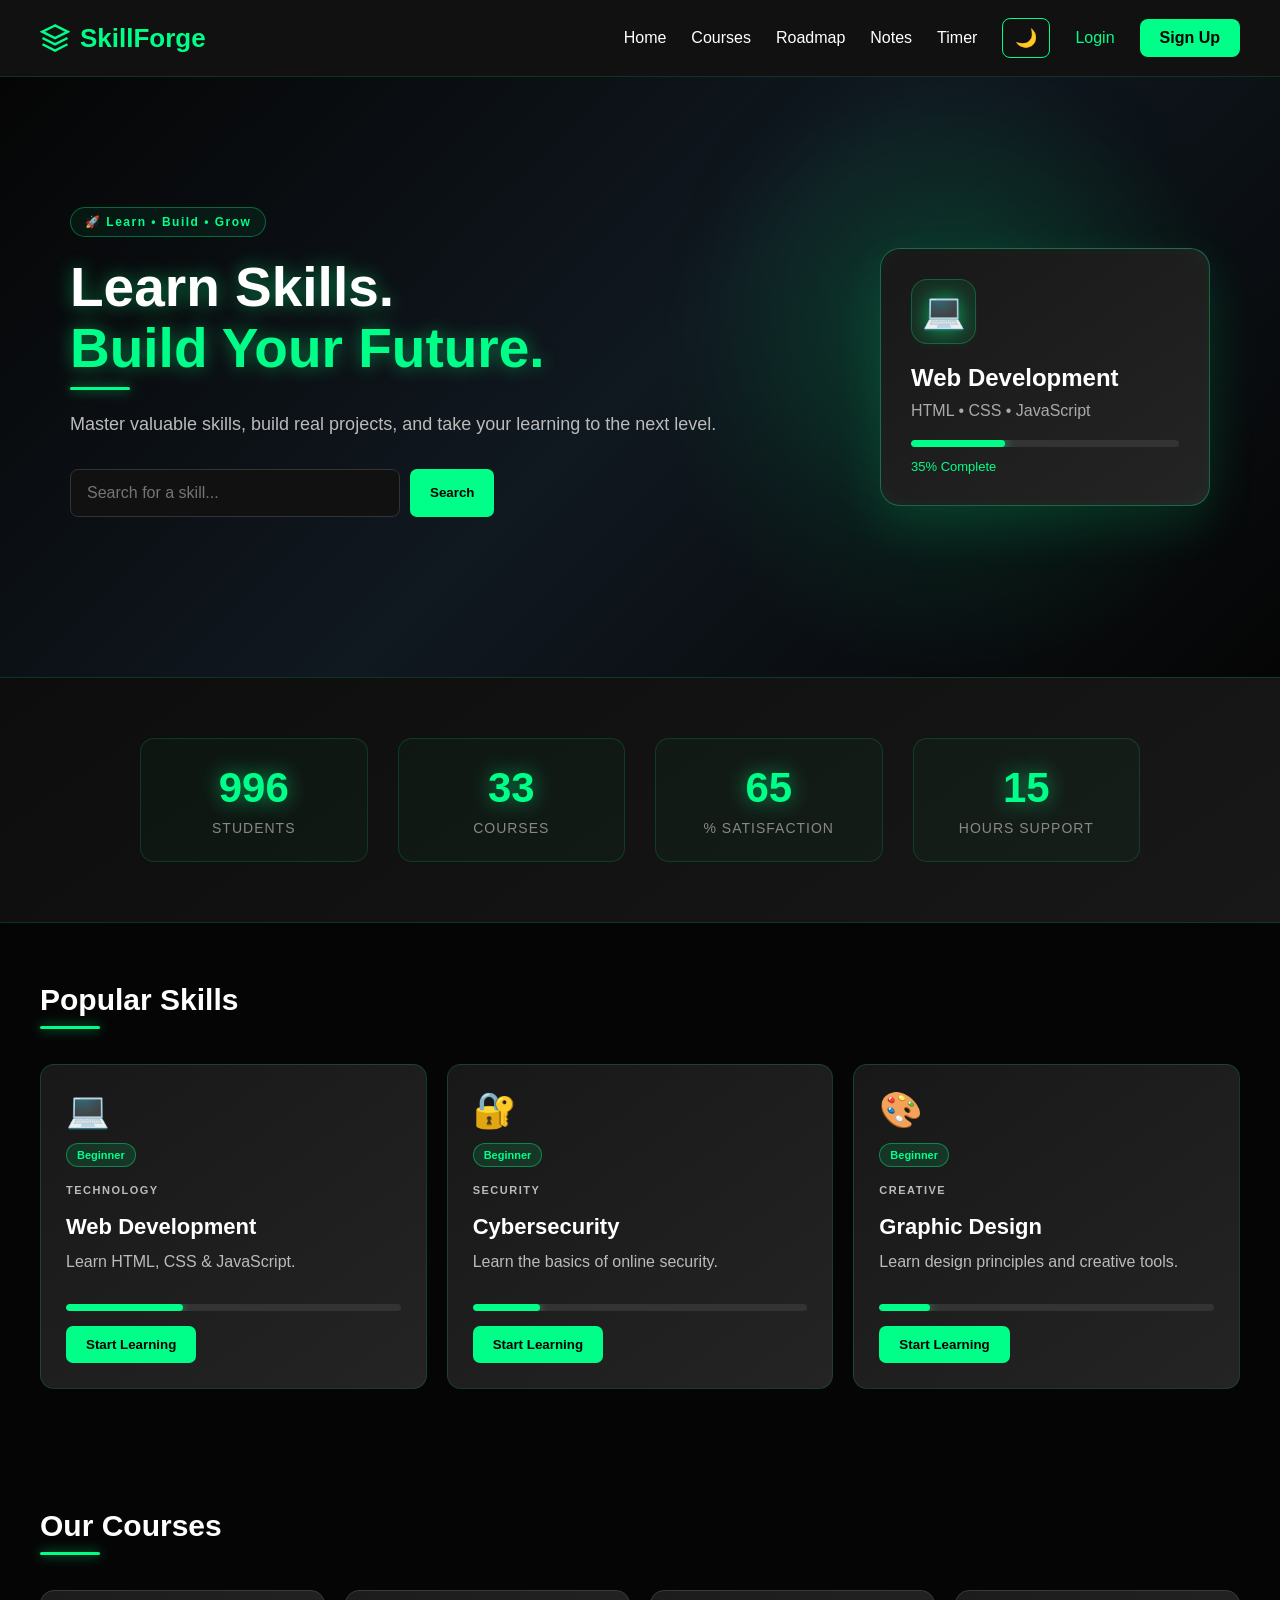
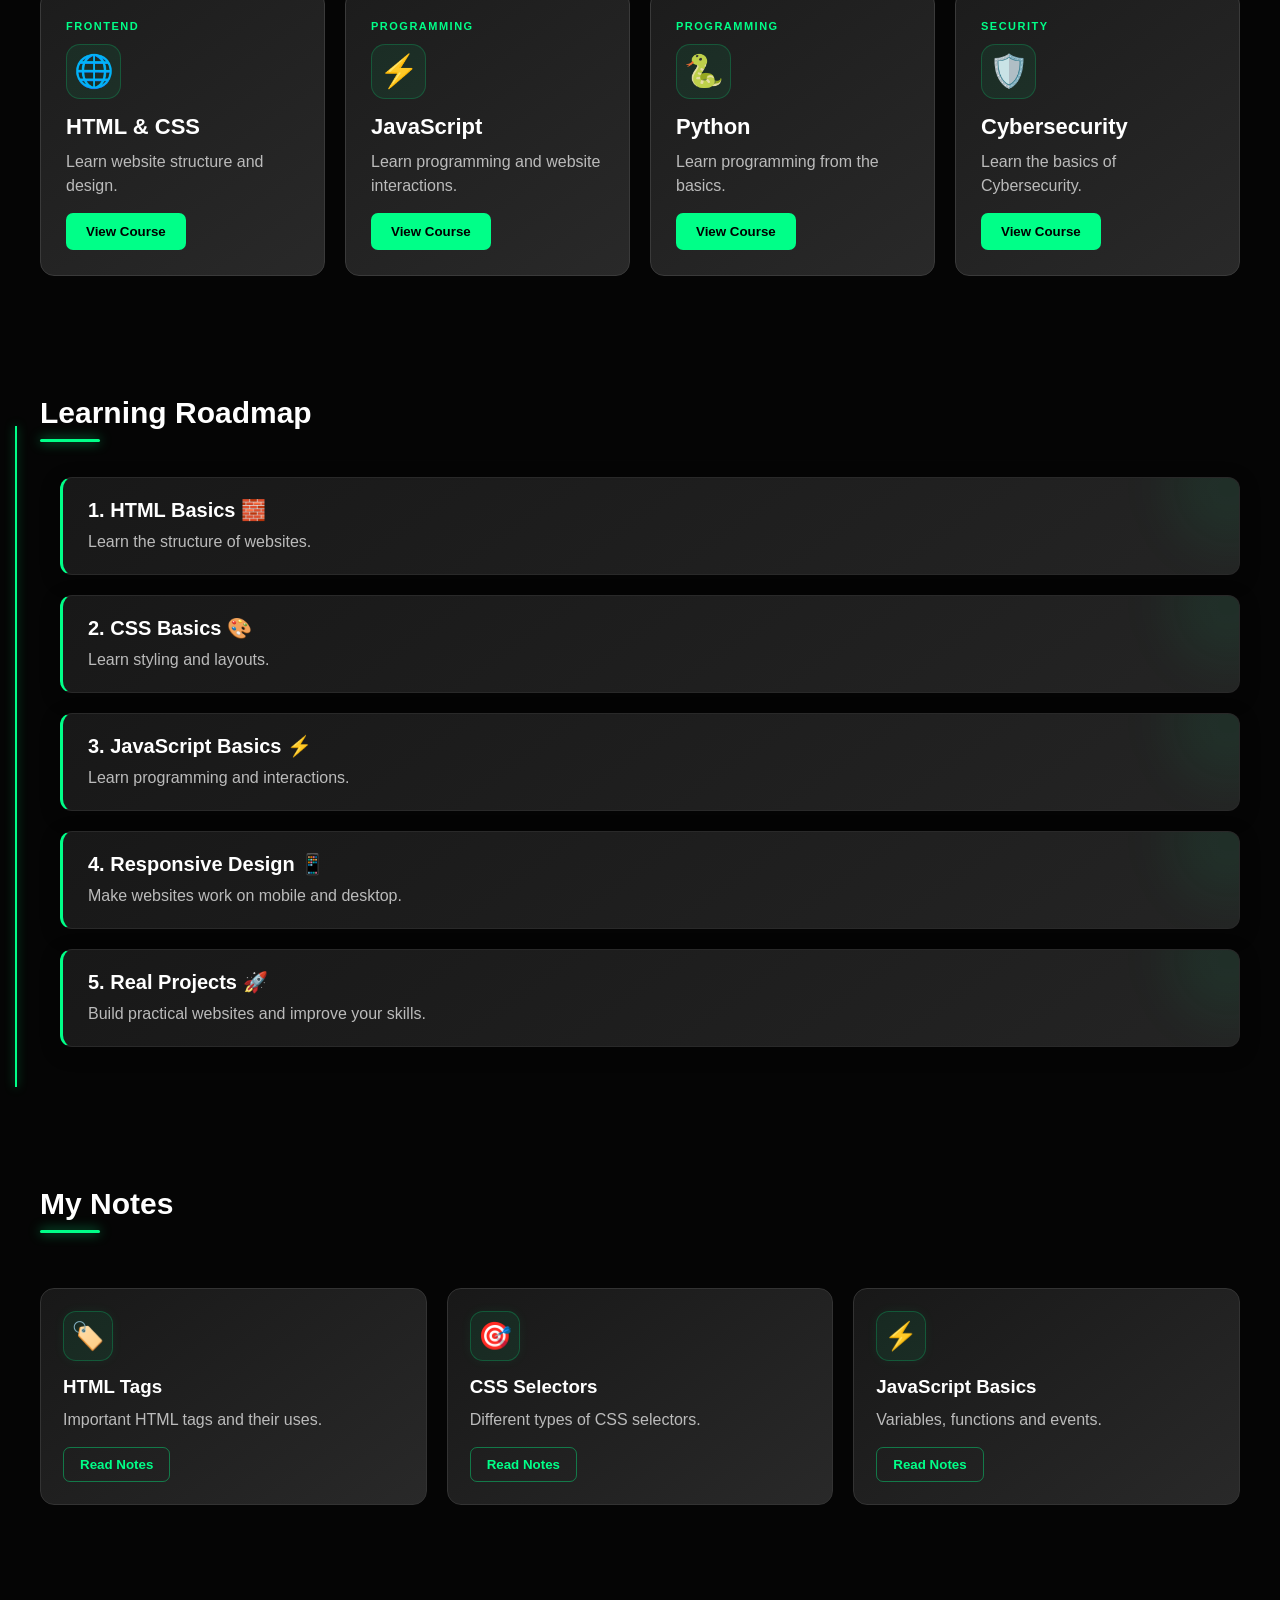
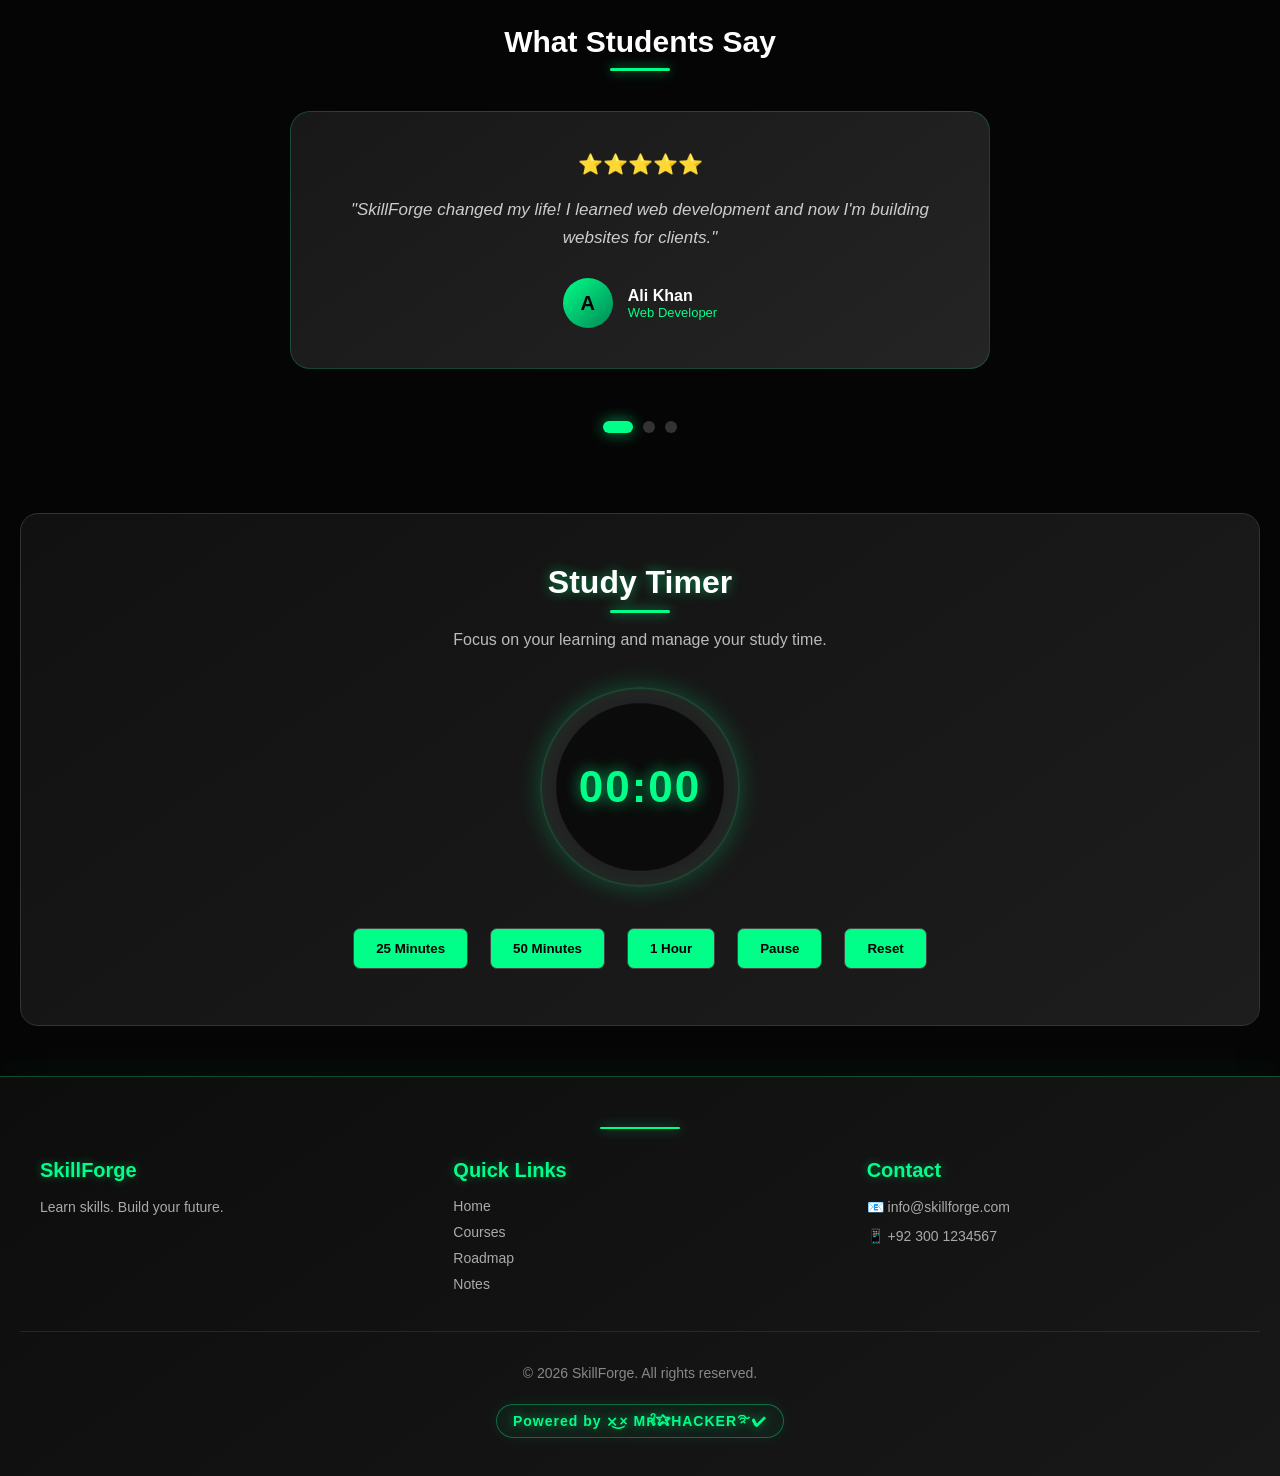
<file: index.html>
<!DOCTYPE html>
<html lang="en">
<head>
    <meta charset="UTF-8">
    <meta name="viewport" content="width=device-width, initial-scale=1.0">
    <title>SkillForge - Learn Skills, Build Your Future</title>
    <link rel="stylesheet" href="style.css">
</head>
<body>

    <!-- ===== LOADER ===== -->
    <div class="loader" id="loader">
        <div class="spinner"></div>
    </div>

    <!-- ===== NAVBAR ===== -->
    <nav>
        <div class="logo">
            <svg width="30" height="30" viewBox="0 0 24 24" fill="none">
                <path d="M12 2L2 7l10 5 10-5-10-5z" stroke="#00ff88" stroke-width="2"/>
                <path d="M2 17l10 5 10-5" stroke="#00ff88" stroke-width="2"/>
                <path d="M2 12l10 5 10-5" stroke="#00ff88" stroke-width="2"/>
            </svg>
            <span>SkillForge</span>
        </div>

        <div class="nav-links">
            <a href="#home">Home</a>
            <a href="#courses">Courses</a>
            <a href="#roadmap">Roadmap</a>
            <a href="#notes">Notes</a>
            <a href="#timer">Timer</a>
            <button id="themeToggle" title="Toggle Theme">🌙</button>
            <a href="login.html" class="btn-login">Login</a>
            <a href="signup.html" class="btn-signup">Sign Up</a>
        </div>
    </nav>

    <!-- ===== HERO SECTION ===== -->
    <section id="home" class="hero">
        <div class="hero-content">
            <span class="hero-badge">🚀 Learn • Build • Grow</span>
            <h2>Learn Skills.<br><span>Build Your Future.</span></h2>
            <p>
                Master valuable skills, build real projects,
                and take your learning to the next level.
            </p>

            <div class="hero-search">
                <input id="searchInput" type="text" placeholder="Search for a skill...">
                <button id="searchBtn">Search</button>
            </div>

            <p id="searchResult"></p>
        </div>

        <div class="hero-visual">
            <div class="hero-card">
                <div class="hero-card-icon">💻</div>
                <h3>Web Development</h3>
                <p>HTML • CSS • JavaScript</p>
                <div class="mini-progress">
                    <div></div>
                </div>
                <span>35% Complete</span>
            </div>
        </div>
    </section>

    <!-- ===== STATS SECTION ===== -->
    <section class="stats-section">
        <div class="stats-container">
            <div class="stat-item">
                <h3 class="counter" data-target="1500">0</h3>
                <p>Students</p>
            </div>
            <div class="stat-item">
                <h3 class="counter" data-target="50">0</h3>
                <p>Courses</p>
            </div>
            <div class="stat-item">
                <h3 class="counter" data-target="98">0</h3>
                <p>% Satisfaction</p>
            </div>
            <div class="stat-item">
                <h3 class="counter" data-target="24">0</h3>
                <p>Hours Support</p>
            </div>
        </div>
    </section>

    <!-- ===== POPULAR SKILLS ===== -->
    <section>
        <h2>Popular Skills</h2>
        <div class="skills-container">
            <div class="skill-card">
                <div class="skill-icon">💻</div>
                <span class="skill-badge">Beginner</span>
                <p class="skill-category">TECHNOLOGY</p>
                <h3>Web Development</h3>
                <p>Learn HTML, CSS & JavaScript.</p>
                <div class="skill-progress">
                    <div class="progress-bar" style="width: 35%;"></div>
                </div>
                <button>Start Learning</button>
            </div>

            <div class="skill-card">
                <div class="skill-icon">🔐</div>
                <span class="skill-badge">Beginner</span>
                <p class="skill-category">SECURITY</p>
                <h3>Cybersecurity</h3>
                <p>Learn the basics of online security.</p>
                <div class="skill-progress">
                    <div class="progress-bar" style="width: 20%;"></div>
                </div>
                <button>Start Learning</button>
            </div>

            <div class="skill-card">
                <div class="skill-icon">🎨</div>
                <span class="skill-badge">Beginner</span>
                <p class="skill-category">CREATIVE</p>
                <h3>Graphic Design</h3>
                <p>Learn design principles and creative tools.</p>
                <div class="skill-progress">
                    <div class="progress-bar" style="width: 15%;"></div>
                </div>
                <button>Start Learning</button>
            </div>
        </div>
    </section>

    <!-- ===== COURSES ===== -->
    <section id="courses">
        <h2>Our Courses</h2>
        <div class="courses-container">
            <div class="course-card" data-course="htmlcss">
                <span class="course-tag">FRONTEND</span>
                <div class="course-icon">🌐</div>
                <h3>HTML & CSS</h3>
                <p>Learn website structure and design.</p>
                <button>View Course</button>
            </div>

            <div class="course-card" data-course="javascript">
                <span class="course-tag">PROGRAMMING</span>
                <div class="course-icon">⚡</div>
                <h3>JavaScript</h3>
                <p>Learn programming and website interactions.</p>
                <button>View Course</button>
            </div>

            <div class="course-card" data-course="python">
                <span class="course-tag">PROGRAMMING</span>
                <div class="course-icon">🐍</div>
                <h3>Python</h3>
                <p>Learn programming from the basics.</p>
                <button>View Course</button>
            </div>

            <div class="course-card" data-course="cyber">
                <span class="course-tag">SECURITY</span>
                <div class="course-icon">🛡️</div>
                <h3>Cybersecurity</h3>
                <p>Learn the basics of Cybersecurity.</p>
                <button>View Course</button>
            </div>
        </div>
    </section>

    <!-- ===== ROADMAP ===== -->
    <section id="roadmap" class="roadmap">
        <h2>Learning Roadmap</h2>

        <div>
            <h3>1. HTML Basics 🧱</h3>
            <p>Learn the structure of websites.</p>
        </div>

        <div>
            <h3>2. CSS Basics 🎨</h3>
            <p>Learn styling and layouts.</p>
        </div>

        <div>
            <h3>3. JavaScript Basics ⚡</h3>
            <p>Learn programming and interactions.</p>
        </div>

        <div>
            <h3>4. Responsive Design 📱</h3>
            <p>Make websites work on mobile and desktop.</p>
        </div>

        <div>
            <h3>5. Real Projects 🚀</h3>
            <p>Build practical websites and improve your skills.</p>
        </div>
    </section>

    <!-- ===== NOTES ===== -->
    <section id="notes" class="notes">
        <h2>My Notes</h2>

        <div>
            <div class="note-icon">🏷️</div>
            <h3>HTML Tags</h3>
            <p>Important HTML tags and their uses.</p>
            <button>Read Notes</button>
        </div>

        <div>
            <div class="note-icon">🎯</div>
            <h3>CSS Selectors</h3>
            <p>Different types of CSS selectors.</p>
            <button>Read Notes</button>
        </div>

        <div>
            <div class="note-icon">⚡</div>
            <h3>JavaScript Basics</h3>
            <p>Variables, functions and events.</p>
            <button>Read Notes</button>
        </div>
    </section>

    <!-- ===== TESTIMONIALS ===== -->
    <section class="testimonials">
        <h2>What Students Say</h2>

        <div class="testimonials-slider">
            <div class="testimonial-card active">
                <div class="stars">⭐⭐⭐⭐⭐</div>
                <p>"SkillForge changed my life! I learned web development and now I'm building websites for clients."</p>
                <div class="testimonial-author">
                    <div class="author-avatar">A</div>
                    <div>
                        <strong>Ali Khan</strong>
                        <span>Web Developer</span>
                    </div>
                </div>
            </div>

            <div class="testimonial-card">
                <div class="stars">⭐⭐⭐⭐⭐</div>
                <p>"The study timer feature is amazing. I focus better and my productivity has doubled."</p>
                <div class="testimonial-author">
                    <div class="author-avatar">S</div>
                    <div>
                        <strong>Sara Ahmed</strong>
                        <span>Student</span>
                    </div>
                </div>
            </div>

            <div class="testimonial-card">
                <div class="stars">⭐⭐⭐⭐⭐</div>
                <p>"Best learning platform! The roadmap helped me understand what to learn next."</p>
                <div class="testimonial-author">
                    <div class="author-avatar">M</div>
                    <div>
                        <strong>Mike Johnson</strong>
                        <span>Designer</span>
                    </div>
                </div>
            </div>
        </div>

        <div class="slider-dots">
            <span class="dot active" onclick="goToSlide(0)"></span>
            <span class="dot" onclick="goToSlide(1)"></span>
            <span class="dot" onclick="goToSlide(2)"></span>
        </div>
    </section>

    <!-- ===== TIMER ===== -->
    <section id="timer" class="timer">
        <h2>Study Timer</h2>
        <p>Focus on your learning and manage your study time.</p>

        <div class="timer-circle">
            <h3 id="timer-display">00:00</h3>
        </div>

        <div class="timer-controls">
            <button id="btn25">25 Minutes</button>
            <button id="btn50">50 Minutes</button>
            <button id="btn60">1 Hour</button>
            <button id="pauseBtn">Pause</button>
            <button id="resetBtn">Reset</button>
        </div>
    </section>

    <!-- ===== FOOTER ===== -->
    <footer class="footer">
        <div class="footer-content">
            <div class="footer-col">
                <h3>SkillForge</h3>
                <p>Learn skills. Build your future.</p>
            </div>
            <div class="footer-col">
                <h3>Quick Links</h3>
                <ul>
                    <li><a href="#home">Home</a></li>
                    <li><a href="#courses">Courses</a></li>
                    <li><a href="#roadmap">Roadmap</a></li>
                    <li><a href="#notes">Notes</a></li>
                </ul>
            </div>
            <div class="footer-col">
                <h3>Contact</h3>
                <p>📧 info@skillforge.com</p>
                <p>📱 +92 300 1234567</p>
            </div>
        </div>
        <div class="footer-bottom">
            <p>© 2026 SkillForge. All rights reserved.</p>
            <p class="powered-by">Powered by ×͜× Mʀ᭄✰HACKER࿐✔</p>
        </div>
    </footer>

    <!-- ===== BACK TO TOP ===== -->
    <button id="backToTop" title="Back to Top">↑</button>

    <!-- ===== COURSE MODAL ===== -->
    <div class="modal" id="courseModal">
        <div class="modal-content">
            <span class="close-modal" onclick="closeModal()">&times;</span>
            <div class="modal-icon" id="modalIcon">🌐</div>
            <h2 id="modalTitle">HTML & CSS</h2>
            <p class="modal-category" id="modalCategory">FRONTEND</p>
            <p class="modal-description" id="modalDescription">
                Learn website structure and design from scratch.
            </p>
            <div class="modal-details">
                <div class="detail-item">
                    <span>⏱️ Duration</span>
                    <strong>4 Weeks</strong>
                </div>
                <div class="detail-item">
                    <span>📚 Lessons</span>
                    <strong>24 Lessons</strong>
                </div>
                <div class="detail-item">
                    <span>⭐ Level</span>
                    <strong>Beginner</strong>
                </div>
                <div class="detail-item">
                    <span>🎓 Certificate</span>
                    <strong>Yes</strong>
                </div>
            </div>
            <h3>What You'll Learn:</h3>
            <ul class="modal-list">
                <li>✅ HTML5 structure</li>
                <li>✅ CSS3 styling</li>
                <li>✅ Flexbox & Grid</li>
                <li>✅ Responsive design</li>
                <li>✅ Real projects</li>
            </ul>
            <button class="modal-btn">Enroll Now 🚀</button>
        </div>
    </div>

    <script src="courses-data.js"></script>
    <script src="auth.js"></script>
    <script src="script.js"></script>
</body>
</html>
</file>
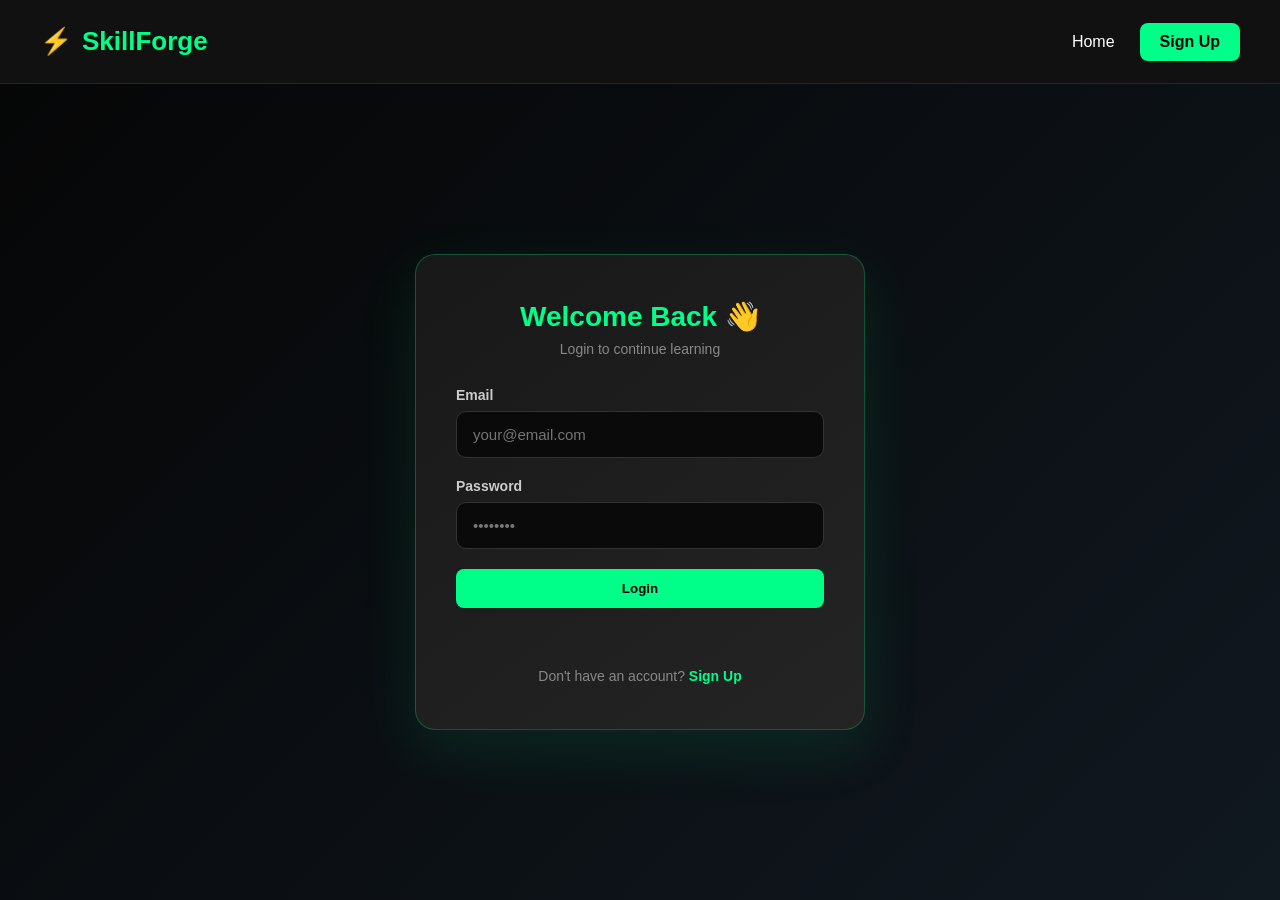
<file: course.html>
<!DOCTYPE html>
<html lang="en">
<head>
    <meta charset="UTF-8">
    <meta name="viewport" content="width=device-width, initial-scale=1.0">
    <title>Course Player - SkillForge</title>
    <link rel="stylesheet" href="style.css">
</head>
<body class="course-player-page">

    <!-- ===== NAVBAR ===== -->
    <nav>
        <a href="dashboard.html" class="logo">
            <span>⚡</span> SkillForge
        </a>
        <div class="nav-links">
            <a href="dashboard.html">← Back to Dashboard</a>
            <span id="navUserName" style="color: #00ff88; font-weight: bold;"></span>
        </div>
    </nav>

    <!-- ===== MAIN CONTAINER ===== -->
    <div class="course-player-container">
        
        <!-- LEFT: Video & Notes -->
        <div class="player-main">
            <!-- Video Area -->
            <div class="video-container">
                <iframe id="lessonVideo" src="" allowfullscreen></iframe>
            </div>

            <!-- Lesson Info -->
            <div class="lesson-info">
                <h2 id="currentLessonTitle">Loading...</h2>
                <p id="currentLessonDuration">⏱️ 0 min</p>
                
                <div class="lesson-actions">
                    <button id="markCompleteBtn" class="btn-primary">Mark as Complete ✓</button>
                </div>
            </div>

            <!-- Notes Area -->
            <div class="lesson-notes-box">
                <h3>📝 Lesson Notes</h3>
                <div id="currentLessonNotes" class="notes-content">
                    <!-- Notes yahan aayenge -->
                </div>
            </div>
        </div>

        <!-- RIGHT: Sidebar (All Lessons) -->
        <div class="player-sidebar">
            <div class="sidebar-header">
                <h3 id="sidebarCourseTitle">Course Title</h3>
                <div class="sidebar-progress">
                    <div id="sidebarProgressBar"></div>
                </div>
                <p id="sidebarProgressText">0% Complete</p>
            </div>

            <div class="lessons-list" id="sidebarLessonsList">
                <!-- Lessons yahan aayenge -->
            </div>
        </div>

    </div>

    <!-- ===== SCRIPTS ===== -->
    <script src="courses-data.js"></script>
    <script src="auth.js"></script>
    <script src="course.js"></script>
</body>
</html>
</file>
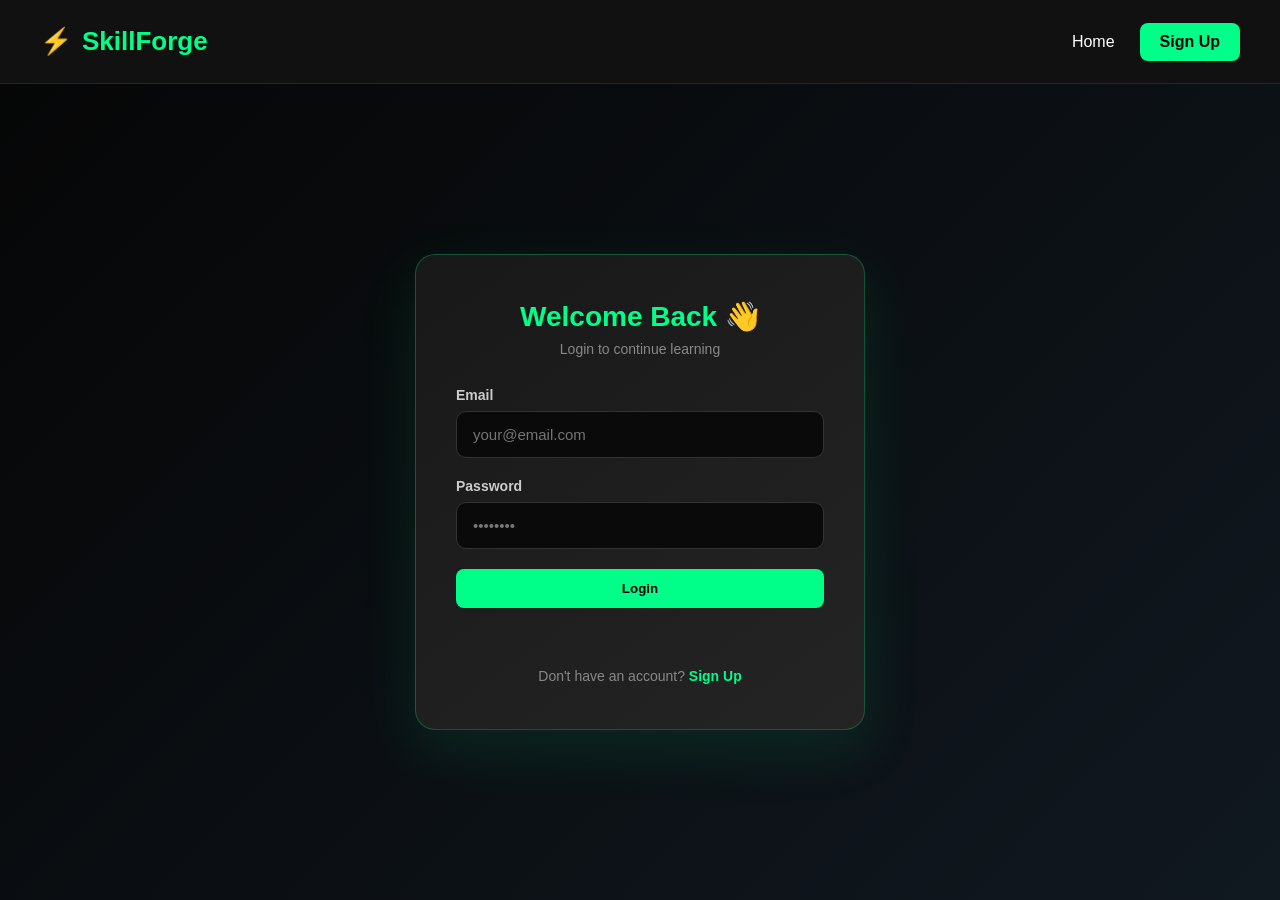
<file: dashboard.html>
<!DOCTYPE html>
<html lang="en">
<head>
    <meta charset="UTF-8">
    <meta name="viewport" content="width=device-width, initial-scale=1.0">
    <title>Dashboard - SkillForge</title>
    <link rel="stylesheet" href="style.css">
</head>
<body class="dashboard-page">

    <nav>
        <a href="index.html" class="logo">
            <span>⚡</span> SkillForge
        </a>
        <div class="nav-links">
            <a href="dashboard.html">Dashboard</a>
            <a href="index.html">Home</a>
            <button id="logoutBtn">Logout</button>
        </div>
    </nav>

    <div class="dashboard-container">

        <div class="dashboard-welcome">
            <h1>Welcome back, <span id="welcomeName">Student</span>! 👋</h1>
            <p>Continue your learning journey</p>
        </div>

        <div class="dashboard-stats">
            <div class="dash-stat">
                <div class="dash-stat-icon">📚</div>
                <h3 id="statCourses">0</h3>
                <p>Enrolled Courses</p>
            </div>
            <div class="dash-stat">
                <div class="dash-stat-icon">✅</div>
                <h3 id="statLessons">0</h3>
                <p>Lessons Completed</p>
            </div>
            <div class="dash-stat">
                <div class="dash-stat-icon">🏆</div>
                <h3 id="statCertificates">0</h3>
                <p>Certificates</p>
            </div>
            <div class="dash-stat">
                <div class="dash-stat-icon">🔥</div>
                <h3 id="statProgress">0%</h3>
                <p>Average Progress</p>
            </div>
        </div>

        <div class="dashboard-section">
            <h2>📚 My Courses</h2>
            <div id="myCourses" class="dashboard-courses"></div>
        </div>

        <div class="dashboard-section">
            <h2>🚀 Recommended Courses</h2>
            <div id="recommendedCourses" class="dashboard-courses"></div>
        </div>

    </div>

    <footer class="footer">
        <p>© 2026 SkillForge | Powered by ×͜× Mʀ᭄✰HACKER࿐✔</p>
    </footer>

    <script src="courses-data.js"></script>
    <script src="auth.js"></script>
    <script>
        // Check Login
        if (!SkillForgeAuth.isLoggedIn()) {
            window.location.href = 'login.html';
        }

        const user = SkillForgeAuth.getCurrentUser();
        document.getElementById('welcomeName').textContent = user.name;

        // Logout
        document.getElementById('logoutBtn').addEventListener('click', function() {
            if (confirm('Logout?')) {
                SkillForgeAuth.logout();
            }
        });

        // Update Stats
        function updateStats() {
            const enrolled = user.enrolledCourses || [];
            document.getElementById('statCourses').textContent = enrolled.length;

            let totalLessons = 0;
            let totalProgress = 0;

            enrolled.forEach(function(courseId) {
                totalProgress += SkillForgeAuth.getProgress(courseId);
                const completed = user.progress?.[courseId]?.completedLessons || [];
                totalLessons += completed.length;
            });

            document.getElementById('statLessons').textContent = totalLessons;
            document.getElementById('statCertificates').textContent = (user.certificates || []).length;
            
            const avg = enrolled.length > 0 ? Math.round(totalProgress / enrolled.length) : 0;
            document.getElementById('statProgress').textContent = avg + '%';
        }

        // Render My Courses
        function renderMyCourses() {
            const container = document.getElementById('myCourses');
            const enrolled = user.enrolledCourses || [];

            if (enrolled.length === 0) {
                container.innerHTML = `
                    <div class="empty-state">
                        <p>You haven't enrolled in any courses yet.</p>
                        <a href="index.html#courses" class="btn-primary">Browse Courses →</a>
                    </div>
                `;
                return;
            }

            let html = '';
            enrolled.forEach(function(courseId) {
                const course = COURSES[courseId];
                if (!course) return;

                const progress = SkillForgeAuth.getProgress(courseId);
                const completed = user.progress?.[courseId]?.completedLessons?.length || 0;

                // Course Card HTML (Updated)
                html += `
                    <div class="dashboard-course-card">
                        <div class="dc-icon">${course.icon}</div>
                        <div class="dc-content">
                            <h3>${course.title}</h3>
                            <p>${completed} / ${course.lessonsData.length} lessons completed</p>
                            <div class="dc-progress-bar">
                                <div style="width: ${progress}%; background: ${course.color};"></div>
                            </div>
                            <span class="dc-progress-text">${progress}% Complete</span>
                        </div>
                        <a href="course.html?course=${courseId}" class="btn-primary" style="margin-left: 20px;">Continue →</a>
                    </div>
                `;
            });
            container.innerHTML = html;
        }

        // Render Recommended Courses
        function renderRecommended() {
            const container = document.getElementById('recommendedCourses');
            const enrolled = user.enrolledCourses || [];
            let html = '';
            Object.keys(COURSES).forEach(function(courseId) {
                if (enrolled.includes(courseId)) return;
                const course = COURSES[courseId];
                html += `
                    <div class="dashboard-course-card">
                        <div class="dc-icon">${course.icon}</div>
                        <div class="dc-content">
                            <h3>${course.title}</h3>
                            <p>${course.description}</p>
                            <span class="dc-level">${course.level} • ${course.duration}</span>
                        </div>
                        <button class="btn-primary" onclick="enrollAndGo('${courseId}')">Enroll →</button>
                    </div>
                `;
            });
            container.innerHTML = html;
        }

        // Enroll and Go to Course
        function enrollAndGo(courseId) {
            const result = SkillForgeAuth.enrollCourse(courseId);
            if (result.success) {
                window.location.href = 'course.html?course=' + courseId;
            } else {
                alert(result.message);
            }
        }

        // Initialize
        updateStats();
        renderMyCourses();
        renderRecommended();
    </script>

</body>
</html>
</file>
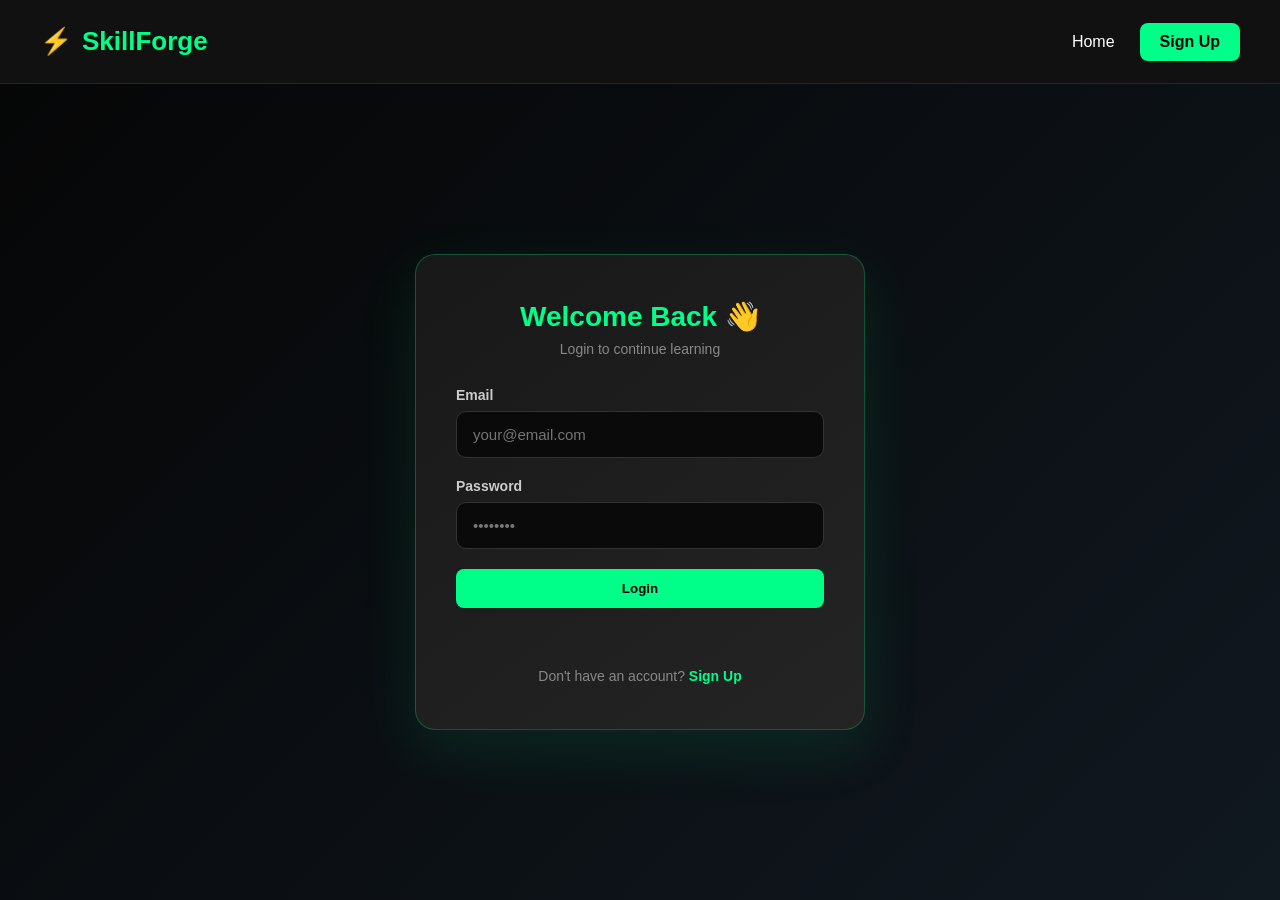
<file: login.html>
<!DOCTYPE html>
<html lang="en">
<head>
    <meta charset="UTF-8">
    <meta name="viewport" content="width=device-width, initial-scale=1.0">
    <title>Login - SkillForge</title>
    <link rel="stylesheet" href="style.css">
</head>
<body class="auth-page">

    <nav>
        <a href="index.html" class="logo">
            <span>⚡</span> SkillForge
        </a>
        <div class="nav-links">
            <a href="index.html">Home</a>
            <a href="signup.html" class="btn-signup">Sign Up</a>
        </div>
    </nav>

    <div class="auth-container">
        <div class="auth-box">
            <h1>Welcome Back 👋</h1>
            <p class="auth-sub">Login to continue learning</p>

            <form id="loginForm">
                <div class="input-group">
                    <label>Email</label>
                    <input type="email" id="loginEmail" placeholder="your@email.com" required>
                </div>

                <div class="input-group">
                    <label>Password</label>
                    <input type="password" id="loginPassword" placeholder="••••••••" required>
                </div>

                <button type="submit" class="btn-primary full-width">Login</button>
                <p id="loginMessage" class="auth-message"></p>
            </form>

            <p class="auth-switch">
                Don't have an account? <a href="signup.html">Sign Up</a>
            </p>
        </div>
    </div>

    <script src="courses-data.js"></script>
    <script src="auth.js"></script>
    <script>
        document.getElementById('loginForm').addEventListener('submit', function(e) {
            e.preventDefault();
            
            const email = document.getElementById('loginEmail').value.trim();
            const password = document.getElementById('loginPassword').value;
            const msg = document.getElementById('loginMessage');
            
            msg.textContent = '';
            msg.className = 'auth-message';
            
            const result = SkillForgeAuth.login(email, password);
            
            if (result.success) {
                msg.textContent = '✅ ' + result.message;
                msg.classList.add('success');
                setTimeout(() => {
                    window.location.href = 'dashboard.html';
                }, 1000);
            } else {
                msg.textContent = '❌ ' + result.message;
                msg.classList.add('error');
            }
        });
    </script>

</body>
</html>
</file>
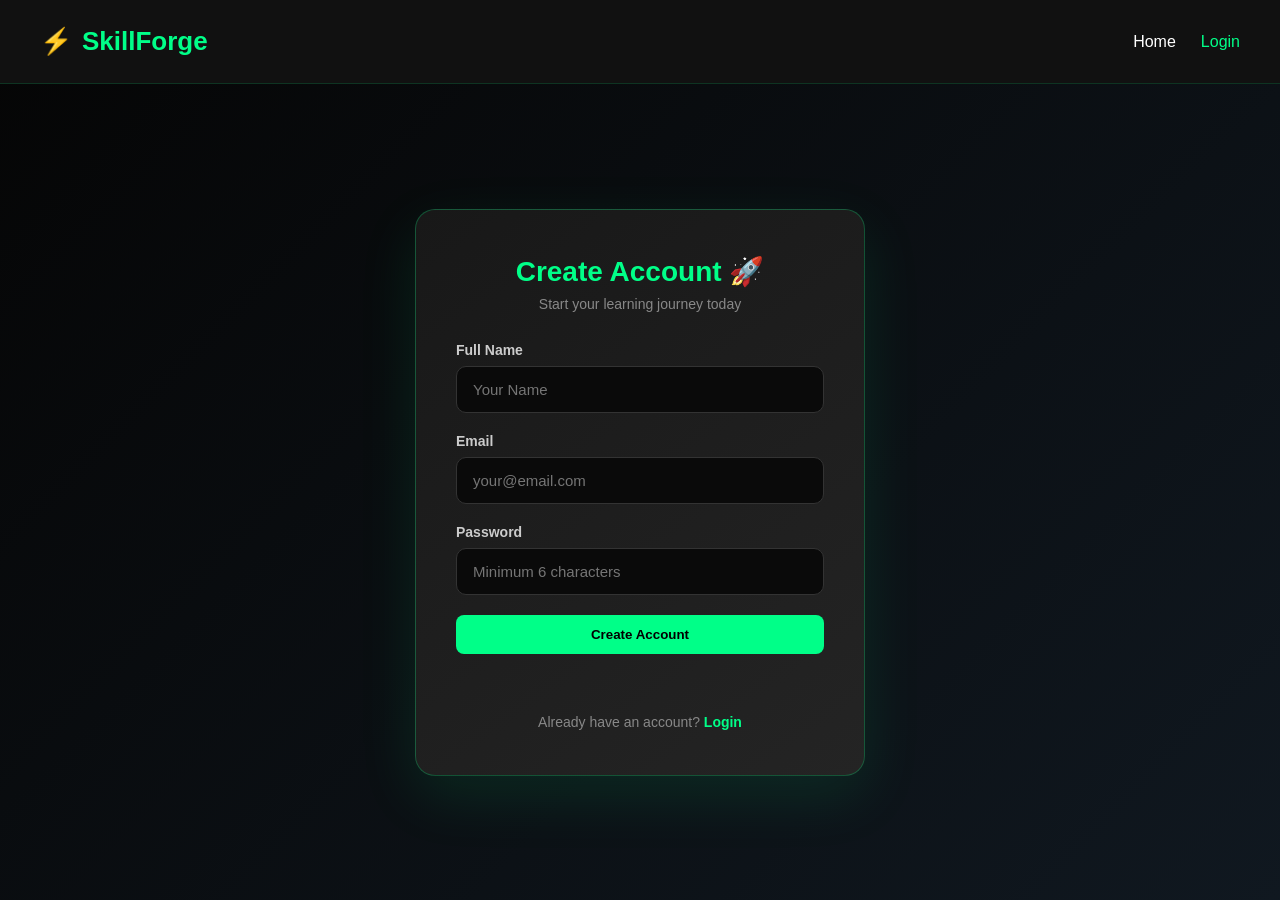
<file: signup.html>
<!DOCTYPE html>
<html lang="en">
<head>
    <meta charset="UTF-8">
    <meta name="viewport" content="width=device-width, initial-scale=1.0">
    <title>Sign Up - SkillForge</title>
    <link rel="stylesheet" href="style.css">
</head>
<body class="auth-page">

    <nav>
        <a href="index.html" class="logo">
            <span>⚡</span> SkillForge
        </a>
        <div class="nav-links">
            <a href="index.html">Home</a>
            <a href="login.html" class="btn-login">Login</a>
        </div>
    </nav>

    <div class="auth-container">
        <div class="auth-box">
            <h1>Create Account 🚀</h1>
            <p class="auth-sub">Start your learning journey today</p>

            <form id="signupForm">
                <div class="input-group">
                    <label>Full Name</label>
                    <input type="text" id="signupName" placeholder="Your Name" required>
                </div>

                <div class="input-group">
                    <label>Email</label>
                    <input type="email" id="signupEmail" placeholder="your@email.com" required>
                </div>

                <div class="input-group">
                    <label>Password</label>
                    <input type="password" id="signupPassword" placeholder="Minimum 6 characters" required>
                </div>

                <button type="submit" class="btn-primary full-width">Create Account</button>
                <p id="signupMessage" class="auth-message"></p>
            </form>

            <p class="auth-switch">
                Already have an account? <a href="login.html">Login</a>
            </p>
        </div>
    </div>

    <script src="courses-data.js"></script>
    <script src="auth.js"></script>
    <script>
        document.getElementById('signupForm').addEventListener('submit', function(e) {
            e.preventDefault();
            
            const name = document.getElementById('signupName').value.trim();
            const email = document.getElementById('signupEmail').value.trim();
            const password = document.getElementById('signupPassword').value;
            const msg = document.getElementById('signupMessage');
            
            msg.textContent = '';
            msg.className = 'auth-message';
            
            if (name.length < 3) {
                msg.textContent = '❌ Name must be at least 3 characters';
                msg.classList.add('error');
                return;
            }
            
            if (password.length < 6) {
                msg.textContent = '❌ Password must be at least 6 characters';
                msg.classList.add('error');
                return;
            }
            
            const result = SkillForgeAuth.signup(name, email, password);
            
            if (result.success) {
                msg.textContent = '✅ ' + result.message;
                msg.classList.add('success');
                setTimeout(() => {
                    window.location.href = 'dashboard.html';
                }, 1000);
            } else {
                msg.textContent = '❌ ' + result.message;
                msg.classList.add('error');
            }
        });
    </script>

</body>
</html>
</file>
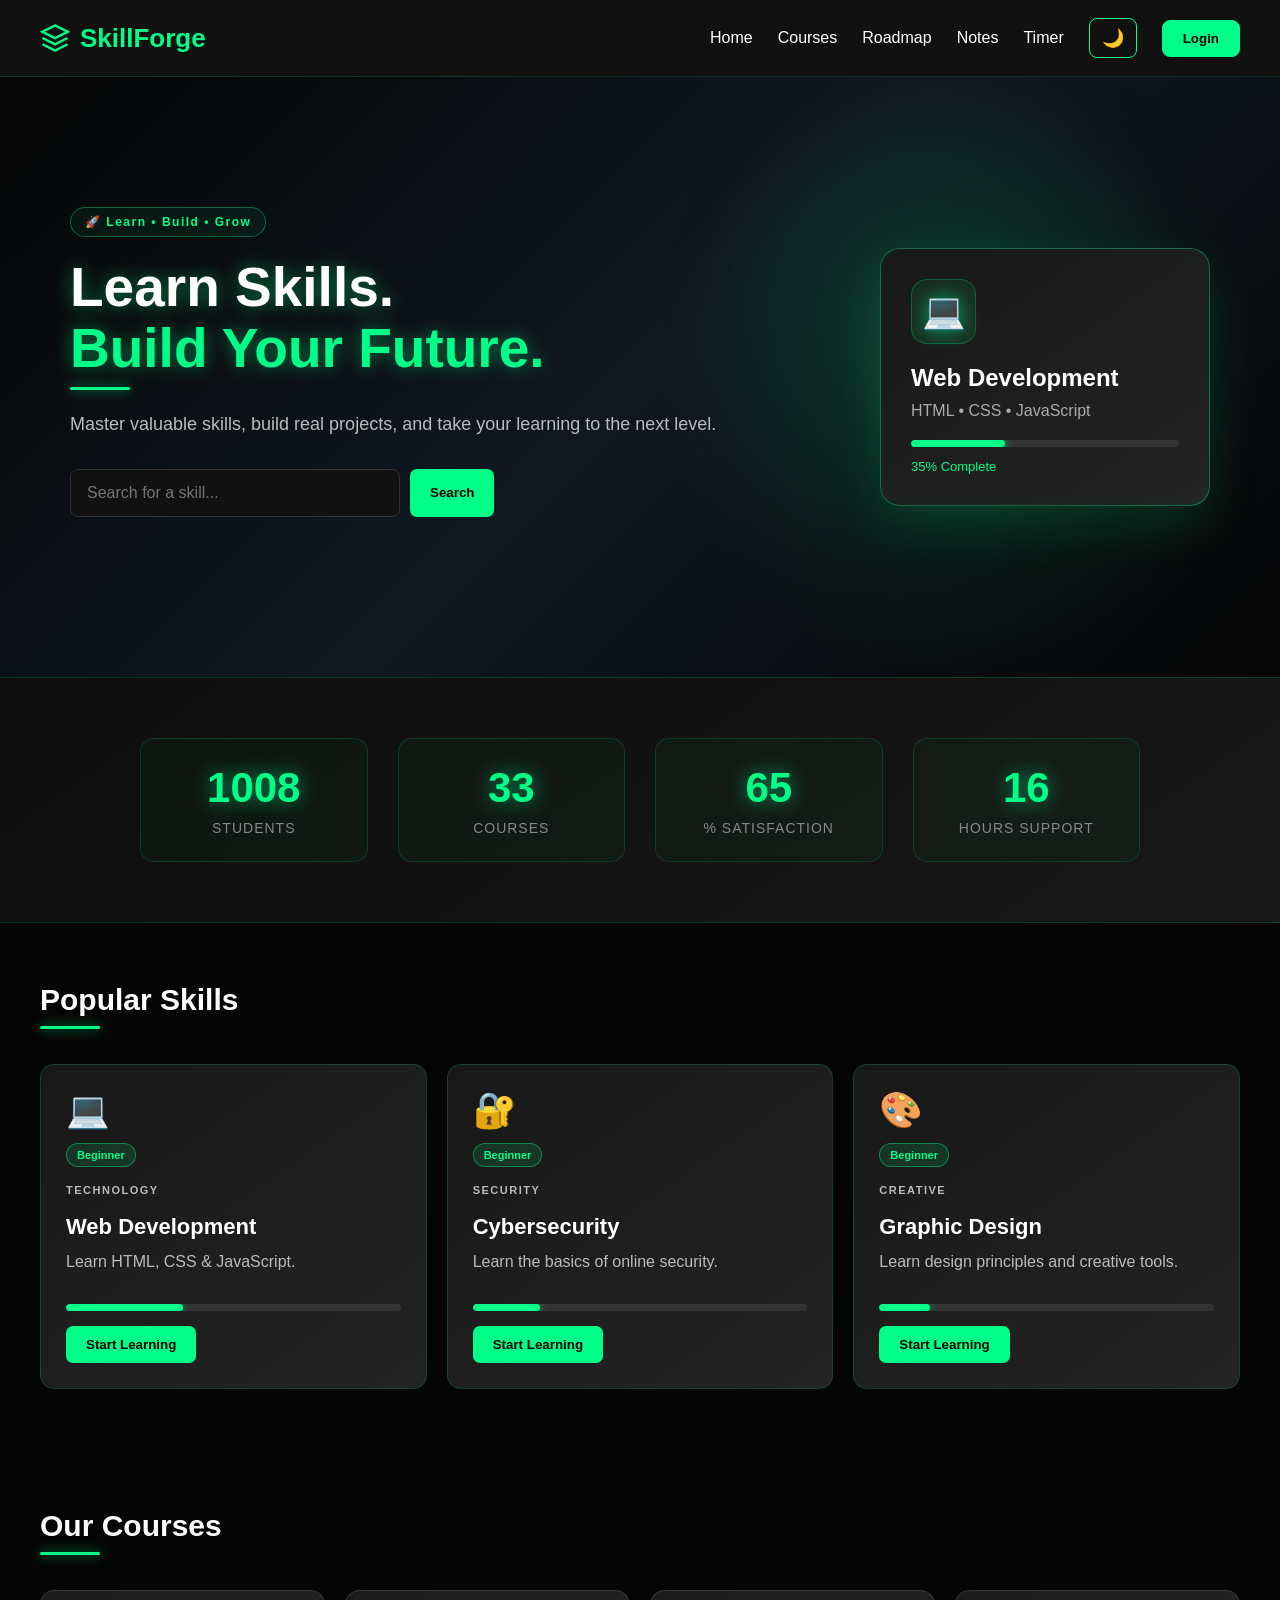
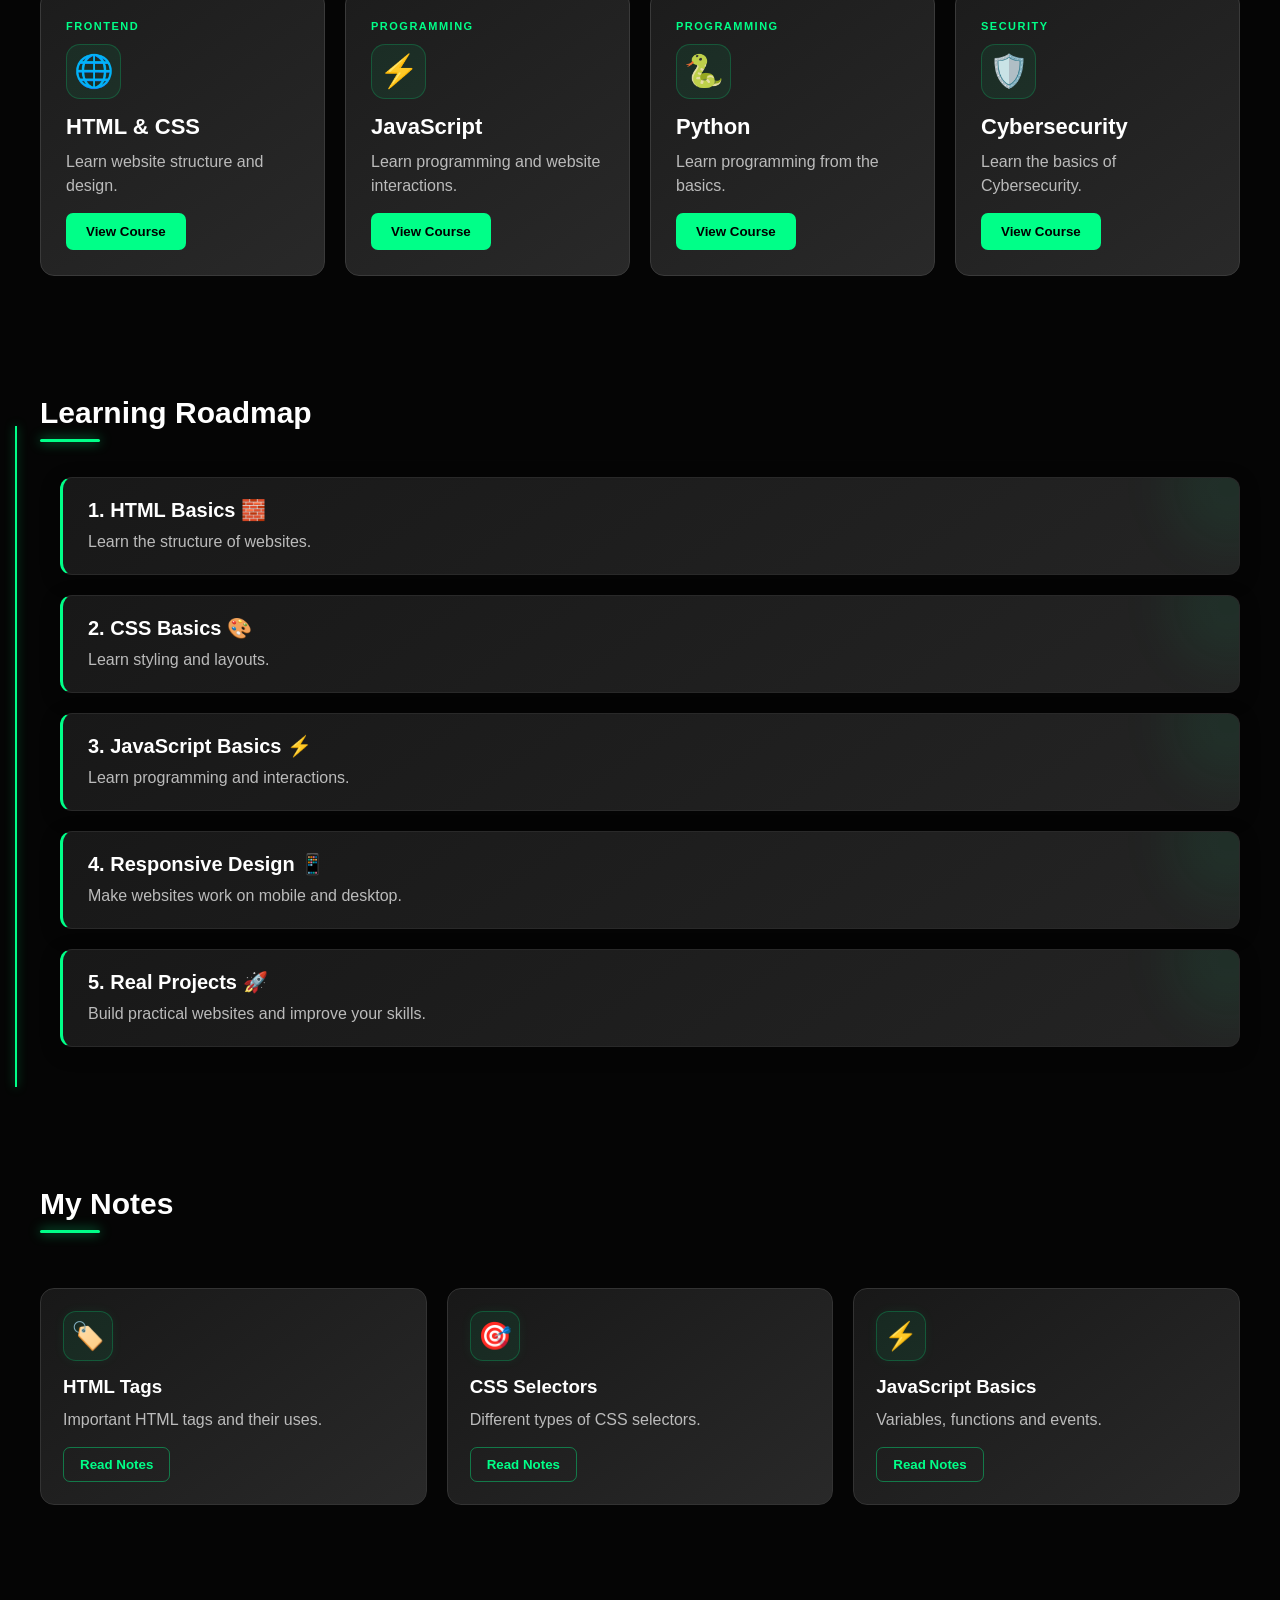
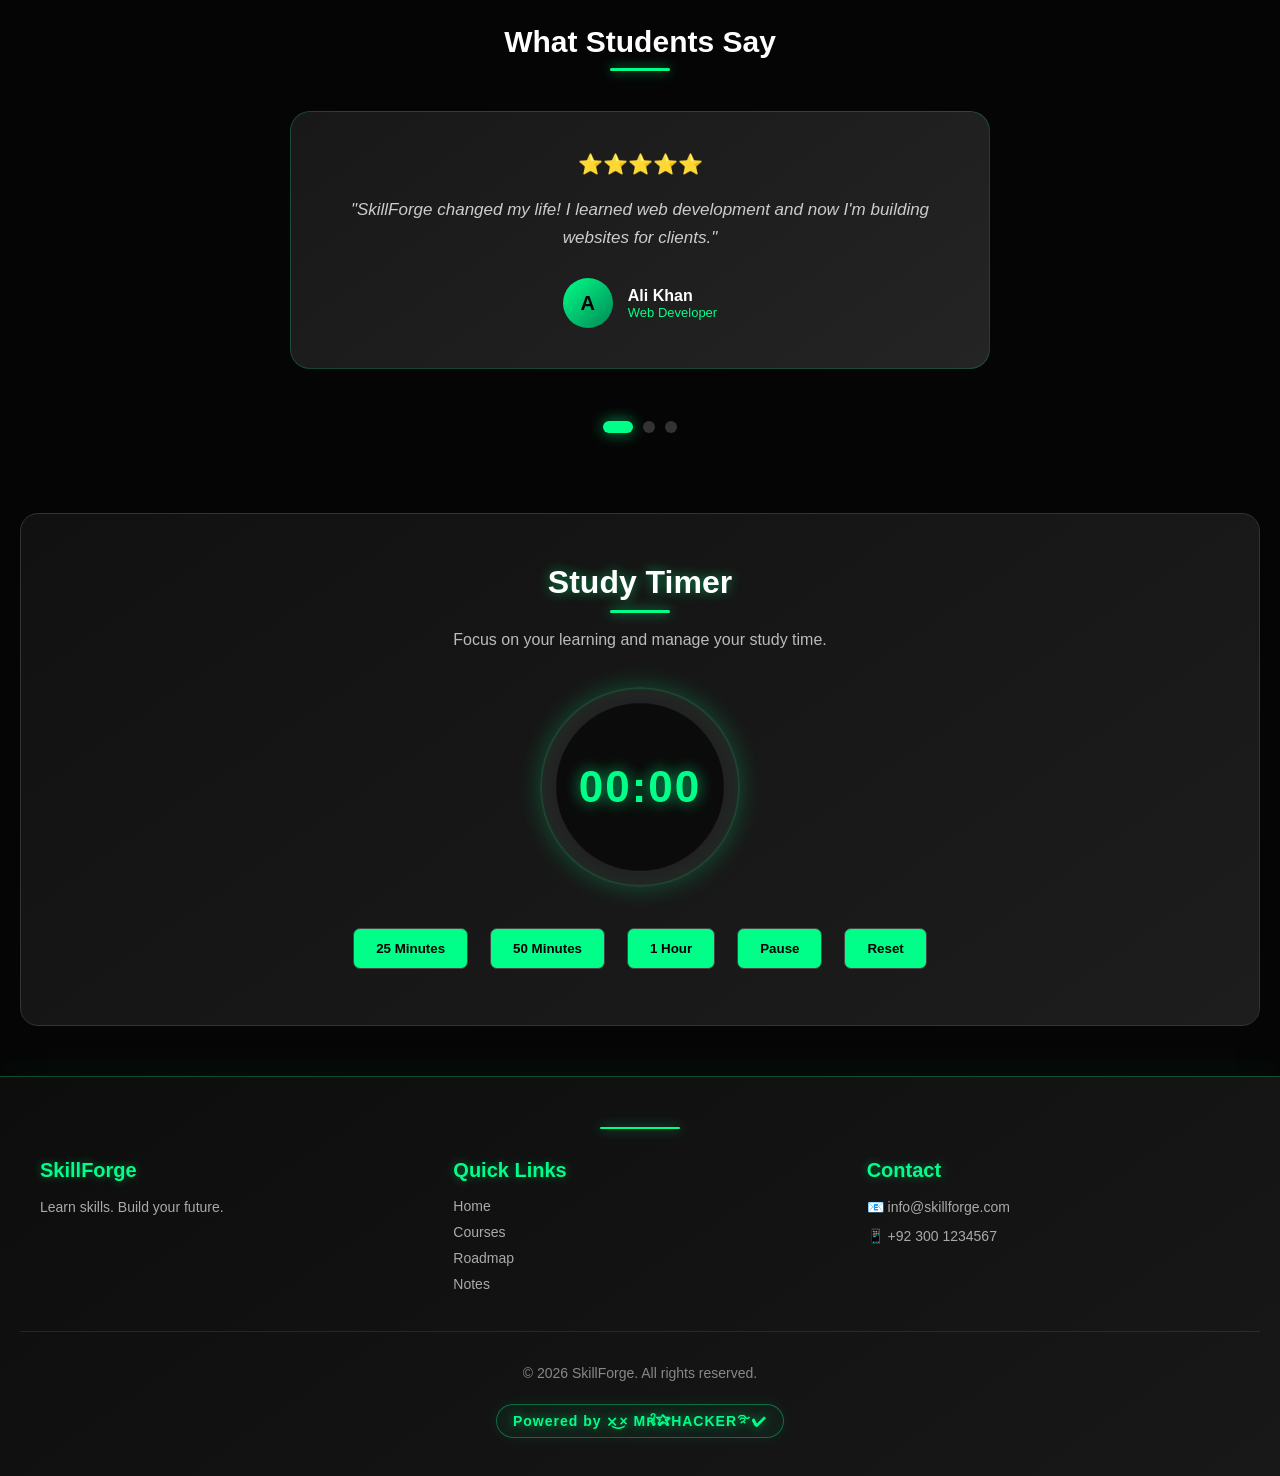
<file: skillforge.html>
<!DOCTYPE html>
<html lang="en">
<head>
    <meta charset="UTF-8">
    <meta name="viewport" content="width=device-width, initial-scale=1.0">
    <title>SkillForge - Learn Skills, Build Your Future</title>
    <link rel="stylesheet" href="style.css">
</head>
<body>

    <!-- ===== LOADER ===== -->
    <div class="loader" id="loader">
        <div class="spinner"></div>
    </div>

    <!-- ===== NAVBAR ===== -->
    <nav>
        <div class="logo">
            <svg width="30" height="30" viewBox="0 0 24 24" fill="none">
                <path d="M12 2L2 7l10 5 10-5-10-5z" stroke="#00ff88" stroke-width="2"/>
                <path d="M2 17l10 5 10-5" stroke="#00ff88" stroke-width="2"/>
                <path d="M2 12l10 5 10-5" stroke="#00ff88" stroke-width="2"/>
            </svg>
            <span>SkillForge</span>
        </div>

        <div class="nav-links">
            <a href="#home">Home</a>
            <a href="#courses">Courses</a>
            <a href="#roadmap">Roadmap</a>
            <a href="#notes">Notes</a>
            <a href="#timer">Timer</a>
            <button id="themeToggle" title="Toggle Theme">🌙</button>
            <button id="loginBtn">Login</button>
        </div>
    </nav>

    <!-- ===== HERO SECTION ===== -->
    <section id="home" class="hero">
        <div class="hero-content">
            <span class="hero-badge">🚀 Learn • Build • Grow</span>
            <h2>Learn Skills.<br><span>Build Your Future.</span></h2>
            <p>
                Master valuable skills, build real projects,
                and take your learning to the next level.
            </p>

            <div class="hero-search">
                <input id="searchInput" type="text" placeholder="Search for a skill...">
                <button id="searchBtn">Search</button>
            </div>

            <p id="searchResult"></p>
        </div>

        <div class="hero-visual">
            <div class="hero-card">
                <div class="hero-card-icon">💻</div>
                <h3>Web Development</h3>
                <p>HTML • CSS • JavaScript</p>
                <div class="mini-progress">
                    <div></div>
                </div>
                <span>35% Complete</span>
            </div>
        </div>
    </section>

    <!-- ===== STATS SECTION ===== -->
    <section class="stats-section">
        <div class="stats-container">
            <div class="stat-item">
                <h3 class="counter" data-target="1500">0</h3>
                <p>Students</p>
            </div>
            <div class="stat-item">
                <h3 class="counter" data-target="50">0</h3>
                <p>Courses</p>
            </div>
            <div class="stat-item">
                <h3 class="counter" data-target="98">0</h3>
                <p>% Satisfaction</p>
            </div>
            <div class="stat-item">
                <h3 class="counter" data-target="24">0</h3>
                <p>Hours Support</p>
            </div>
        </div>
    </section>

    <!-- ===== POPULAR SKILLS ===== -->
    <section>
        <h2>Popular Skills</h2>
        <div class="skills-container">
            <div class="skill-card">
                <div class="skill-icon">💻</div>
                <span class="skill-badge">Beginner</span>
                <p class="skill-category">TECHNOLOGY</p>
                <h3>Web Development</h3>
                <p>Learn HTML, CSS & JavaScript.</p>
                <div class="skill-progress">
                    <div class="progress-bar" style="width: 35%;"></div>
                </div>
                <button>Start Learning</button>
            </div>

            <div class="skill-card">
                <div class="skill-icon">🔐</div>
                <span class="skill-badge">Beginner</span>
                <p class="skill-category">SECURITY</p>
                <h3>Cybersecurity</h3>
                <p>Learn the basics of online security.</p>
                <div class="skill-progress">
                    <div class="progress-bar" style="width: 20%;"></div>
                </div>
                <button>Start Learning</button>
            </div>

            <div class="skill-card">
                <div class="skill-icon">🎨</div>
                <span class="skill-badge">Beginner</span>
                <p class="skill-category">CREATIVE</p>
                <h3>Graphic Design</h3>
                <p>Learn design principles and creative tools.</p>
                <div class="skill-progress">
                    <div class="progress-bar" style="width: 15%;"></div>
                </div>
                <button>Start Learning</button>
            </div>
        </div>
    </section>

    <!-- ===== COURSES ===== -->
    <section id="courses">
        <h2>Our Courses</h2>
        <div class="courses-container">
            <div class="course-card" data-course="htmlcss">
                <span class="course-tag">FRONTEND</span>
                <div class="course-icon">🌐</div>
                <h3>HTML & CSS</h3>
                <p>Learn website structure and design.</p>
                <button>View Course</button>
            </div>

            <div class="course-card" data-course="javascript">
                <span class="course-tag">PROGRAMMING</span>
                <div class="course-icon">⚡</div>
                <h3>JavaScript</h3>
                <p>Learn programming and website interactions.</p>
                <button>View Course</button>
            </div>

            <div class="course-card" data-course="python">
                <span class="course-tag">PROGRAMMING</span>
                <div class="course-icon">🐍</div>
                <h3>Python</h3>
                <p>Learn programming from the basics.</p>
                <button>View Course</button>
            </div>

            <div class="course-card" data-course="cyber">
                <span class="course-tag">SECURITY</span>
                <div class="course-icon">🛡️</div>
                <h3>Cybersecurity</h3>
                <p>Learn the basics of Cybersecurity.</p>
                <button>View Course</button>
            </div>
        </div>
    </section>

    <!-- ===== ROADMAP ===== -->
    <section id="roadmap" class="roadmap">
        <h2>Learning Roadmap</h2>

        <div>
            <h3>1. HTML Basics 🧱</h3>
            <p>Learn the structure of websites.</p>
        </div>

        <div>
            <h3>2. CSS Basics 🎨</h3>
            <p>Learn styling and layouts.</p>
        </div>

        <div>
            <h3>3. JavaScript Basics ⚡</h3>
            <p>Learn programming and interactions.</p>
        </div>

        <div>
            <h3>4. Responsive Design 📱</h3>
            <p>Make websites work on mobile and desktop.</p>
        </div>

        <div>
            <h3>5. Real Projects 🚀</h3>
            <p>Build practical websites and improve your skills.</p>
        </div>
    </section>

    <!-- ===== NOTES ===== -->
    <section id="notes" class="notes">
        <h2>My Notes</h2>

        <div>
            <div class="note-icon">🏷️</div>
            <h3>HTML Tags</h3>
            <p>Important HTML tags and their uses.</p>
            <button>Read Notes</button>
        </div>

        <div>
            <div class="note-icon">🎯</div>
            <h3>CSS Selectors</h3>
            <p>Different types of CSS selectors.</p>
            <button>Read Notes</button>
        </div>

        <div>
            <div class="note-icon">⚡</div>
            <h3>JavaScript Basics</h3>
            <p>Variables, functions and events.</p>
            <button>Read Notes</button>
        </div>
    </section>

    <!-- ===== TESTIMONIALS ===== -->
    <section class="testimonials">
        <h2>What Students Say</h2>

        <div class="testimonials-slider">
            <div class="testimonial-card active">
                <div class="stars">⭐⭐⭐⭐⭐</div>
                <p>"SkillForge changed my life! I learned web development and now I'm building websites for clients."</p>
                <div class="testimonial-author">
                    <div class="author-avatar">A</div>
                    <div>
                        <strong>Ali Khan</strong>
                        <span>Web Developer</span>
                    </div>
                </div>
            </div>

            <div class="testimonial-card">
                <div class="stars">⭐⭐⭐⭐⭐</div>
                <p>"The study timer feature is amazing. I focus better and my productivity has doubled."</p>
                <div class="testimonial-author">
                    <div class="author-avatar">S</div>
                    <div>
                        <strong>Sara Ahmed</strong>
                        <span>Student</span>
                    </div>
                </div>
            </div>

            <div class="testimonial-card">
                <div class="stars">⭐⭐⭐⭐⭐</div>
                <p>"Best learning platform! The roadmap helped me understand what to learn next."</p>
                <div class="testimonial-author">
                    <div class="author-avatar">M</div>
                    <div>
                        <strong>Mike Johnson</strong>
                        <span>Designer</span>
                    </div>
                </div>
            </div>
        </div>

        <div class="slider-dots">
            <span class="dot active" onclick="goToSlide(0)"></span>
            <span class="dot" onclick="goToSlide(1)"></span>
            <span class="dot" onclick="goToSlide(2)"></span>
        </div>
    </section>

    <!-- ===== TIMER ===== -->
    <section id="timer" class="timer">
        <h2>Study Timer</h2>
        <p>Focus on your learning and manage your study time.</p>

        <div class="timer-circle">
            <h3 id="timer-display">00:00</h3>
        </div>

        <div class="timer-controls">
            <button id="btn25">25 Minutes</button>
            <button id="btn50">50 Minutes</button>
            <button id="btn60">1 Hour</button>
            <button id="pauseBtn">Pause</button>
            <button id="resetBtn">Reset</button>
        </div>
    </section>

    <!-- ===== FOOTER ===== -->
    <footer class="footer">
        <div class="footer-content">
            <div class="footer-col">
                <h3>SkillForge</h3>
                <p>Learn skills. Build your future.</p>
            </div>
            <div class="footer-col">
                <h3>Quick Links</h3>
                <ul>
                    <li><a href="#home">Home</a></li>
                    <li><a href="#courses">Courses</a></li>
                    <li><a href="#roadmap">Roadmap</a></li>
                    <li><a href="#notes">Notes</a></li>
                </ul>
            </div>
            <div class="footer-col">
                <h3>Contact</h3>
                <p>📧 info@skillforge.com</p>
                <p>📱 +92 300 1234567</p>
            </div>
        </div>
        <div class="footer-bottom">
            <p>© 2026 SkillForge. All rights reserved.</p>
            <p class="powered-by">Powered by ×͜× Mʀ᭄✰HACKER࿐✔</p>
        </div>
    </footer>

    <!-- ===== BACK TO TOP ===== -->
    <button id="backToTop" title="Back to Top">↑</button>

    <!-- ===== COURSE MODAL ===== -->
    <div class="modal" id="courseModal">
        <div class="modal-content">
            <span class="close-modal" onclick="closeModal()">&times;</span>
            <div class="modal-icon" id="modalIcon">🌐</div>
            <h2 id="modalTitle">HTML & CSS</h2>
            <p class="modal-category" id="modalCategory">FRONTEND</p>
            <p class="modal-description" id="modalDescription">
                Learn website structure and design from scratch.
            </p>
            <div class="modal-details">
                <div class="detail-item">
                    <span>⏱️ Duration</span>
                    <strong>4 Weeks</strong>
                </div>
                <div class="detail-item">
                    <span>📚 Lessons</span>
                    <strong>24 Lessons</strong>
                </div>
                <div class="detail-item">
                    <span>⭐ Level</span>
                    <strong>Beginner</strong>
                </div>
                <div class="detail-item">
                    <span>🎓 Certificate</span>
                    <strong>Yes</strong>
                </div>
            </div>
            <h3>What You'll Learn:</h3>
            <ul class="modal-list">
                <li>✅ HTML5 structure</li>
                <li>✅ CSS3 styling</li>
                <li>✅ Flexbox & Grid</li>
                <li>✅ Responsive design</li>
                <li>✅ Real projects</li>
            </ul>
            <button class="modal-btn">Enroll Now 🚀</button>
        </div>
    </div>

    <!-- ===== LOGIN MODAL ===== -->
    <div class="modal" id="loginModal">
        <div class="modal-content login-content">
            <span class="close-modal" onclick="closeLogin()">&times;</span>
            
            <div class="login-tabs">
                <button class="login-tab active" onclick="switchTab('login')">Login</button>
                <button class="login-tab" onclick="switchTab('signup')">Sign Up</button>
            </div>

            <!-- LOGIN FORM -->
            <form id="loginForm" class="login-form">
                <h2>Welcome Back 👋</h2>
                <p class="login-sub">Login to continue learning</p>
                
                <div class="input-group">
                    <label>Email</label>
                    <input type="email" id="loginEmail" placeholder="your@email.com" required>
                </div>
                
                <div class="input-group">
                    <label>Password</label>
                    <input type="password" id="loginPassword" placeholder="••••••••" required>
                </div>
                
                <button type="submit" class="login-btn">Login</button>
                <p id="loginMessage" class="login-message"></p>
            </form>

            <!-- SIGNUP FORM -->
            <form id="signupForm" class="login-form" style="display: none;">
                <h2>Create Account 🚀</h2>
                <p class="login-sub">Start your learning journey</p>
                
                <div class="input-group">
                    <label>Full Name</label>
                    <input type="text" id="signupName" placeholder="Your Name" required>
                </div>
                
                <div class="input-group">
                    <label>Email</label>
                    <input type="email" id="signupEmail" placeholder="your@email.com" required>
                </div>
                
                <div class="input-group">
                    <label>Password</label>
                    <input type="password" id="signupPassword" placeholder="Minimum 6 characters" required>
                </div>
                
                <button type="submit" class="login-btn">Sign Up</button>
                <p id="signupMessage" class="login-message"></p>
            </form>
        </div>
    </div>

    <script src="script.js"></script>
</body>
</html>
</file>
<file: style.css>
/* ===== BASIC RESET ===== */
* {
    box-sizing: border-box;
    margin: 0;
    padding: 0;
    font-family: Arial, sans-serif;
}

html {
    scroll-behavior: smooth;
}

body {
    background-color: #050505;
    color: white;
    overflow-x: hidden;
}

/* ===== CUSTOM SCROLLBAR ===== */
::-webkit-scrollbar {
    width: 10px;
}

::-webkit-scrollbar-track {
    background: #0a0a0a;
}

::-webkit-scrollbar-thumb {
    background: #00ff88;
    border-radius: 5px;
    box-shadow: 0 0 10px rgba(0, 255, 136, 0.5);
}

::-webkit-scrollbar-thumb:hover {
    background: #39ff9a;
}

/* ===== LOADER ===== */
.loader {
    position: fixed;
    top: 0;
    left: 0;
    width: 100%;
    height: 100%;
    background: #0a0a0a;
    display: flex;
    align-items: center;
    justify-content: center;
    z-index: 9999;
    animation: hideLoader 1.2s forwards;
}

@keyframes hideLoader {
    0% { opacity: 1; visibility: visible; }
    70% { opacity: 1; visibility: visible; }
    100% { opacity: 0; visibility: hidden; pointer-events: none; }
}

.spinner {
    width: 60px;
    height: 60px;
    border: 4px solid #222;
    border-top: 4px solid #00ff88;
    border-radius: 50%;
    animation: spin 1s linear infinite;
    box-shadow: 0 0 20px rgba(0, 255, 136, 0.3);
}

@keyframes spin {
    0% { transform: rotate(0deg); }
    100% { transform: rotate(360deg); }
}

/* ===== NAVBAR ===== */
nav {
    display: flex;
    align-items: center;
    justify-content: space-between;
    padding: 18px 40px;
    background-color: #111;
    position: sticky;
    top: 0;
    z-index: 1000;
    border-bottom: 1px solid rgba(0, 255, 136, 0.15);
}

.logo {
    display: flex;
    align-items: center;
    gap: 10px;
    font-size: 26px;
    font-weight: bold;
    color: #00ff88;
    cursor: pointer;
    transition: 0.3s;
}

.logo:hover {
    transform: scale(1.05);
    text-shadow: 0 0 20px rgba(0, 255, 136, 0.8);
}

.logo svg {
    transition: transform 0.5s;
}

.logo:hover svg {
    transform: rotate(360deg);
}

.nav-links {
    display: flex;
    align-items: center;
    gap: 25px;
}

nav a {
    position: relative;
    color: white;
    text-decoration: none;
    font-size: 16px;
    padding: 8px 0;
    transition: 0.3s;
}

nav a::after {
    content: "";
    position: absolute;
    left: 0;
    bottom: 0;
    width: 0;
    height: 2px;
    background: #00ff88;
    box-shadow: 0 0 8px rgba(0, 255, 136, 0.7);
    transition: 0.3s ease;
}

nav a:hover::after {
    width: 100%;
}

nav a:hover {
    color: #00ff88;
}

nav button {
    padding: 10px 20px;
    border-radius: 8px;
    background: #00ff88;
    color: #000;
    border: 1px solid #00ff88;
    cursor: pointer;
    font-weight: bold;
    transition: 0.3s ease;
}

nav button:hover {
    transform: translateY(-2px);
    box-shadow: 0 0 20px rgba(0, 255, 136, 0.45);
}

#themeToggle {
    background: transparent;
    color: #00ff88;
    padding: 8px 12px;
    font-size: 18px;
}

#themeToggle:hover {
    background: #00ff88;
    color: #000;
    transform: rotate(20deg);
}

/* ===== HERO SECTION ===== */
.hero {
    min-height: 600px;
    padding: 80px 70px;
    display: flex;
    align-items: center;
    justify-content: space-between;
    gap: 60px;
    background:
        radial-gradient(circle at 75% 50%, rgba(0, 255, 136, 0.12), transparent 30%),
        linear-gradient(135deg, #050505, #101820, #050505);
    position: relative;
    overflow: hidden;
}

.hero::before {
    content: "";
    position: absolute;
    width: 300px;
    height: 300px;
    background: rgba(0, 255, 136, 0.08);
    border-radius: 50%;
    filter: blur(80px);
    top: 80px;
    right: 180px;
    pointer-events: none;
}

.hero-content {
    flex: 1;
    max-width: 650px;
    text-align: left;
}

.hero-badge {
    display: inline-block;
    color: #00ff88;
    border: 1px solid rgba(0, 255, 136, 0.35);
    background: rgba(0, 255, 136, 0.06);
    padding: 7px 14px;
    border-radius: 20px;
    margin-bottom: 20px;
    font-size: 12px;
    letter-spacing: 1.5px;
    font-weight: bold;
}

.hero h2 {
    font-size: 55px;
    line-height: 1.1;
    margin-bottom: 20px;
    text-shadow: 0 0 18px rgba(0, 255, 136, 0.45);
}

.hero h2 span {
    color: #00ff88;
}

.hero-content p {
    font-size: 18px;
    line-height: 1.6;
    color: #bbb;
    margin-bottom: 30px;
}

.hero-search {
    display: flex;
    gap: 10px;
}

.hero-search input {
    width: 330px;
    padding: 14px 16px;
    border: 1px solid #333;
    border-radius: 8px;
    outline: none;
    font-size: 16px;
    background: #111;
    color: white;
    transition: 0.3s;
}

.hero-search input:focus {
    border-color: #00ff88;
    box-shadow: 0 0 15px rgba(0, 255, 136, 0.2);
}

.hero-visual {
    flex: 0 0 330px;
}

.hero-card {
    padding: 30px;
    border-radius: 20px;
    background: linear-gradient(145deg, #181818, #242424);
    border: 1px solid rgba(0, 255, 136, 0.35);
    box-shadow:
        0 20px 50px rgba(0, 255, 136, 0.12),
        inset 0 0 30px rgba(0, 255, 136, 0.03);
    transition: 0.4s ease;
}

.hero-card:hover {
    transform: translateY(-10px);
    border-color: #00ff88;
    box-shadow:
        0 15px 40px rgba(0, 255, 136, 0.2),
        0 0 25px rgba(0, 255, 136, 0.12);
}

.hero-card-icon {
    width: 65px;
    height: 65px;
    display: flex;
    align-items: center;
    justify-content: center;
    border-radius: 16px;
    background: rgba(0, 255, 136, 0.08);
    border: 1px solid rgba(0, 255, 136, 0.25);
    font-size: 35px;
    margin-bottom: 20px;
    text-shadow: 0 0 20px rgba(0, 255, 136, 0.6);
}

.hero-card h3 {
    font-size: 24px;
    margin-bottom: 10px;
}

.hero-card p {
    color: #aaa;
    margin-bottom: 20px;
}

.mini-progress {
    height: 7px;
    background: #333;
    border-radius: 10px;
    overflow: hidden;
    margin-bottom: 10px;
}

.mini-progress div {
    width: 35%;
    height: 100%;
    background: #00ff88;
    border-radius: 10px;
    box-shadow: 0 0 12px #00ff88;
}

.hero-card > span {
    color: #00ff88;
    font-size: 13px;
}

/* ===== SECTIONS ===== */
section {
    padding: 60px 40px;
}

section h2 {
    position: relative;
    display: inline-block;
    padding-bottom: 12px;
    margin-bottom: 35px;
    font-size: 30px;
}

section h2::after {
    content: "";
    position: absolute;
    width: 60px;
    height: 3px;
    bottom: 0;
    left: 0;
    background: #00ff88;
    border-radius: 10px;
    box-shadow: 0 0 12px rgba(0, 255, 136, 0.7);
}

/* ===== STATS SECTION ===== */
.stats-section {
    padding: 60px 40px;
    background: linear-gradient(145deg, #0d0d0d, #181818);
    border-top: 1px solid rgba(0, 255, 136, 0.15);
    border-bottom: 1px solid rgba(0, 255, 136, 0.15);
}

.stats-container {
    display: grid;
    grid-template-columns: repeat(auto-fit, minmax(180px, 1fr));
    gap: 30px;
    max-width: 1000px;
    margin: 0 auto;
}

.stat-item {
    text-align: center;
    padding: 25px 15px;
    border-radius: 14px;
    border: 1px solid rgba(0, 255, 136, 0.15);
    background: rgba(0, 255, 136, 0.03);
    transition: 0.3s;
}

.stat-item:hover {
    transform: translateY(-8px);
    border-color: #00ff88;
    box-shadow: 0 10px 30px rgba(0, 255, 136, 0.2);
}

.stat-item h3 {
    font-size: 42px;
    color: #00ff88;
    margin-bottom: 8px;
    text-shadow: 0 0 20px rgba(0, 255, 136, 0.6);
}

.stat-item p {
    color: #888;
    font-size: 14px;
    letter-spacing: 1px;
    text-transform: uppercase;
}

/* ===== SKILLS ===== */
.skills-container {
    display: flex;
    gap: 20px;
    flex-wrap: wrap;
}

.skill-card {
    background: linear-gradient(145deg, #181818, #242424);
    padding: 25px;
    flex: 1 1 280px;
    border-radius: 14px;
    border: 1px solid rgba(0, 255, 136, 0.15);
    transition: transform 0.3s ease, box-shadow 0.3s ease, border-color 0.3s ease;
    display: flex;
    flex-direction: column;
}

.skill-card:hover {
    transform: translateY(-10px) scale(1.02);
    border-color: #00ff88;
    box-shadow:
        0 20px 40px rgba(0, 255, 136, 0.25),
        0 0 30px rgba(0, 255, 136, 0.15);
}

.skill-icon {
    font-size: 35px;
    margin-bottom: 12px;
}

.skill-badge {
    display: inline-block;
    background: rgba(0, 255, 136, 0.12);
    color: #00ff88;
    border: 1px solid rgba(0, 255, 136, 0.4);
    padding: 5px 10px;
    border-radius: 20px;
    font-size: 11px;
    font-weight: bold;
    margin-bottom: 15px;
    align-self: flex-start;
}

.skill-category {
    color: #777;
    font-size: 11px;
    font-weight: bold;
    letter-spacing: 1.5px;
    margin-bottom: 7px;
}

.skill-card h3 {
    margin-bottom: 10px;
    font-size: 22px;
}

.skill-card p {
    margin-bottom: 15px;
    line-height: 1.5;
    color: #bbb;
}

.skill-progress {
    width: 100%;
    height: 7px;
    background: #333;
    border-radius: 10px;
    margin: 15px 0;
    overflow: hidden;
}

.progress-bar {
    height: 100%;
    background: #00ff88;
    border-radius: 10px;
    box-shadow: 0 0 10px rgba(0, 255, 136, 0.6);
}

.skill-card button {
    margin-top: auto;
    align-self: flex-start;
}

/* ===== BUTTONS ===== */
button {
    background: #00ff88;
    color: #000;
    border: none;
    padding: 11px 20px;
    border-radius: 7px;
    cursor: pointer;
    font-weight: bold;
    transition: 0.3s ease;
}

button:hover {
    background: #39ff9a;
    transform: translateY(-3px);
    box-shadow: 0 0 20px rgba(0, 255, 136, 0.6);
}

/* ===== COURSES ===== */
.courses-container {
    display: flex;
    gap: 20px;
    flex-wrap: wrap;
}

.course-card {
    background: linear-gradient(145deg, #1c1c1c, #292929);
    padding: 25px;
    border-radius: 14px;
    border: 1px solid #3a3a3a;
    flex: 1 1 250px;
    transition: 0.3s ease;
    cursor: pointer;
}

.course-card:hover {
    transform: translateY(-8px);
    border-color: #00ff88;
    box-shadow:
        0 12px 30px rgba(0, 255, 136, 0.22),
        0 0 18px rgba(0, 255, 136, 0.08);
}

.course-tag {
    display: inline-block;
    color: #00ff88;
    font-size: 11px;
    font-weight: bold;
    letter-spacing: 1.5px;
    margin-bottom: 12px;
}

.course-icon {
    font-size: 32px;
    margin-bottom: 15px;
    width: 55px;
    height: 55px;
    display: flex;
    align-items: center;
    justify-content: center;
    border-radius: 14px;
    background: rgba(0, 255, 136, 0.07);
    border: 1px solid rgba(0, 255, 136, 0.2);
}

.course-card h3 {
    margin-bottom: 10px;
    font-size: 22px;
}

.course-card p {
    margin-bottom: 15px;
    line-height: 1.5;
    color: #bbb;
}

/* ===== ROADMAP ===== */
.roadmap {
    position: relative;
    padding-left: 40px;
}

.roadmap::before {
    content: "";
    position: absolute;
    left: 15px;
    top: 90px;
    bottom: 40px;
    width: 2px;
    background: #00ff88;
    box-shadow: 0 0 10px rgba(0, 255, 136, 0.5);
}

.roadmap > div {
    background: linear-gradient(145deg, #181818, #242424);
    padding: 20px 25px;
    margin-bottom: 20px;
    margin-left: 20px;
    border-radius: 12px;
    border: 1px solid #292929;
    border-left: 3px solid #00ff88;
    box-shadow: 0 5px 20px rgba(0, 0, 0, 0.25);
    transition: 0.3s ease;
    position: relative;
    overflow: hidden;
}

.roadmap > div::before {
    content: "";
    position: absolute;
    left: -35px;
    top: 25px;
    width: 12px;
    height: 12px;
    background: #00ff88;
    border-radius: 50%;
    box-shadow: 0 0 12px rgba(0, 255, 136, 0.7);
}

.roadmap > div::after {
    content: "";
    position: absolute;
    width: 120px;
    height: 120px;
    right: -50px;
    top: -50px;
    border-radius: 50%;
    background: rgba(0, 255, 136, 0.06);
    filter: blur(25px);
    pointer-events: none;
}

.roadmap > div h3 {
    margin-bottom: 8px;
    font-size: 20px;
}

.roadmap > div p {
    line-height: 1.5;
    color: #bbb;
}

.roadmap > div:hover {
    transform: translateX(10px);
    border-color: rgba(0, 255, 136, 0.45);
    border-left-color: #00ff88;
    box-shadow: 0 10px 30px rgba(0, 255, 136, 0.18);
}

/* ===== NOTES ===== */
.notes {
    display: grid;
    grid-template-columns: repeat(3, 1fr);
    gap: 20px;
}

.notes h2 {
    grid-column: 1 / -1;
}

.notes > div {
    background: linear-gradient(145deg, #181818, #292929);
    padding: 22px;
    border-radius: 14px;
    border: 1px solid #333;
    transition: 0.3s ease;
    position: relative;
    overflow: hidden;
}

.notes > div::before {
    content: "";
    position: absolute;
    top: 0;
    left: 0;
    width: 100%;
    height: 2px;
    background: #00ff88;
    box-shadow: 0 0 12px rgba(0, 255, 136, 0.7);
    transform: scaleX(0);
    transform-origin: left;
    transition: 0.3s ease;
}

.notes > div:hover::before {
    transform: scaleX(1);
}

.notes > div:hover {
    transform: translateY(-6px);
    border-color: #00ff88;
    box-shadow: 0 10px 25px rgba(0, 255, 136, 0.25);
}

.note-icon {
    width: 50px;
    height: 50px;
    display: flex;
    align-items: center;
    justify-content: center;
    margin-bottom: 15px;
    border-radius: 13px;
    background: rgba(0, 255, 136, 0.07);
    border: 1px solid rgba(0, 255, 136, 0.22);
    font-size: 27px;
    box-shadow: 0 0 12px rgba(0, 255, 136, 0.06);
}

.notes > div h3 {
    margin-bottom: 10px;
}

.notes > div p {
    margin-bottom: 15px;
    line-height: 1.5;
    color: #bbb;
}

.notes > div button {
    background: transparent;
    color: #00ff88;
    border: 1px solid rgba(0, 255, 136, 0.4);
    padding: 9px 16px;
}

.notes > div button:hover {
    background: #00ff88;
    color: #000;
    box-shadow: 0 0 18px rgba(0, 255, 136, 0.35);
}

/* ===== TESTIMONIALS ===== */
.testimonials {
    text-align: center;
    padding: 60px 40px;
}

.testimonials h2 {
    display: block;
    margin: 0 auto 40px;
}

.testimonials h2::after {
    left: 50%;
    transform: translateX(-50%);
}

.testimonials-slider {
    max-width: 700px;
    margin: 0 auto 30px;
    position: relative;
    min-height: 280px;
}

.testimonial-card {
    position: absolute;
    top: 0;
    left: 0;
    width: 100%;
    opacity: 0;
    visibility: hidden;
    transition: all 0.5s ease;
    background: linear-gradient(145deg, #181818, #242424);
    padding: 40px;
    border-radius: 20px;
    border: 1px solid rgba(0, 255, 136, 0.2);
    text-align: center;
}

.testimonial-card.active {
    opacity: 1;
    visibility: visible;
    position: relative;
}

.stars {
    font-size: 20px;
    margin-bottom: 20px;
}

.testimonial-card p {
    color: #ccc;
    font-size: 17px;
    line-height: 1.7;
    margin-bottom: 25px;
    font-style: italic;
}

.testimonial-author {
    display: flex;
    align-items: center;
    justify-content: center;
    gap: 15px;
}

.author-avatar {
    width: 50px;
    height: 50px;
    border-radius: 50%;
    background: linear-gradient(135deg, #00ff88, #008855);
    display: flex;
    align-items: center;
    justify-content: center;
    color: #000;
    font-weight: bold;
    font-size: 20px;
}

.testimonial-author strong {
    display: block;
    color: #fff;
    font-size: 16px;
    text-align: left;
}

.testimonial-author span {
    display: block;
    color: #00ff88;
    font-size: 13px;
    text-align: left;
}

.slider-dots {
    display: flex;
    justify-content: center;
    gap: 10px;
}

.dot {
    width: 12px;
    height: 12px;
    border-radius: 50%;
    background: #333;
    cursor: pointer;
    transition: 0.3s;
}

.dot.active {
    background: #00ff88;
    width: 30px;
    border-radius: 10px;
    box-shadow: 0 0 15px rgba(0, 255, 136, 0.6);
}

/* ===== TIMER ===== */
.timer {
    text-align: center;
    background: linear-gradient(145deg, #111, #1d1d1d);
    margin: 20px;
    padding: 50px 20px;
    border-radius: 18px;
    border: 1px solid #333;
}

.timer h2 {
    font-size: 32px;
    margin-bottom: 15px;
    text-shadow: 0 0 12px rgba(0, 255, 136, 0.5);
}

.timer h2::after {
    left: 50%;
    transform: translateX(-50%);
}

.timer p {
    margin-bottom: 25px;
    line-height: 1.5;
    color: #bbb;
}

.timer-circle {
    width: 200px;
    height: 200px;
    margin: 35px auto;
    border-radius: 50%;
    display: flex;
    align-items: center;
    justify-content: center;
    background:
        radial-gradient(circle, #0b0b0b 60%, transparent 61%),
        conic-gradient(#00ff88 0deg, #222 0deg);
    border: 2px solid rgba(0, 255, 136, 0.15);
    box-shadow:
        0 0 25px rgba(0, 255, 136, 0.25),
        inset 0 0 25px rgba(0, 255, 136, 0.05);
    position: relative;
}

.timer-circle #timer-display {
    margin: 0;
    font-size: 44px;
    color: #00ff88;
    letter-spacing: 2px;
    text-shadow: 0 0 15px rgba(0, 255, 136, 0.7);
}

.timer-controls {
    display: flex;
    justify-content: center;
    gap: 10px;
    flex-wrap: wrap;
    margin-top: 20px;
}

.timer button {
    margin: 6px;
    padding: 12px 22px;
    border: 1px solid #444;
}

/* ===== MODAL ===== */
.modal {
    display: none;
    position: fixed;
    top: 0;
    left: 0;
    width: 100%;
    height: 100%;
    background: rgba(0, 0, 0, 0.85);
    backdrop-filter: blur(8px);
    z-index: 9999;
    align-items: center;
    justify-content: center;
    padding: 20px;
    animation: fadeIn 0.3s ease;
}

.modal.active {
    display: flex;
}

@keyframes fadeIn {
    from { opacity: 0; }
    to { opacity: 1; }
}

.modal-content {
    background: linear-gradient(145deg, #181818, #242424);
    padding: 40px;
    border-radius: 20px;
    border: 1px solid rgba(0, 255, 136, 0.35);
    max-width: 550px;
    width: 100%;
    max-height: 90vh;
    overflow-y: auto;
    position: relative;
    box-shadow: 0 20px 60px rgba(0, 255, 136, 0.2);
    animation: slideUp 0.4s ease;
}

@keyframes slideUp {
    from { 
        opacity: 0;
        transform: translateY(50px);
    }
    to { 
        opacity: 1;
        transform: translateY(0);
    }
}

.close-modal {
    position: absolute;
    top: 15px;
    right: 20px;
    font-size: 32px;
    color: #00ff88;
    cursor: pointer;
    transition: 0.3s;
    line-height: 1;
}

.close-modal:hover {
    transform: rotate(90deg);
    color: #ff4444;
}

.modal-icon {
    font-size: 60px;
    margin-bottom: 15px;
    text-align: center;
}

.modal-content h2 {
    color: #00ff88;
    font-size: 28px;
    margin-bottom: 8px;
    text-align: center;
}

.modal-category {
    color: #888;
    font-size: 12px;
    font-weight: bold;
    letter-spacing: 2px;
    text-align: center;
    margin-bottom: 20px;
}

.modal-description {
    color: #ccc;
    line-height: 1.7;
    margin-bottom: 25px;
    text-align: center;
}

.modal-details {
    display: grid;
    grid-template-columns: repeat(2, 1fr);
    gap: 15px;
    margin-bottom: 25px;
}

.detail-item {
    background: rgba(0, 255, 136, 0.05);
    border: 1px solid rgba(0, 255, 136, 0.2);
    padding: 15px;
    border-radius: 10px;
    display: flex;
    flex-direction: column;
    gap: 5px;
}

.detail-item span {
    color: #888;
    font-size: 13px;
}

.detail-item strong {
    color: #00ff88;
    font-size: 16px;
}

.modal-content h3 {
    color: #fff;
    font-size: 18px;
    margin-bottom: 15px;
}

.modal-list {
    list-style: none;
    padding: 0;
    margin-bottom: 25px;
}

.modal-list li {
    color: #ccc;
    padding: 8px 0;
    border-bottom: 1px solid rgba(255, 255, 255, 0.05);
}

.modal-btn {
    width: 100%;
    padding: 15px;
    font-size: 16px;
    background: #00ff88;
    color: #000;
    border: none;
    border-radius: 10px;
    font-weight: bold;
    cursor: pointer;
    transition: 0.3s;
}

.modal-btn:hover {
    background: #39ff9a;
    box-shadow: 0 0 25px rgba(0, 255, 136, 0.6);
    transform: translateY(-2px);
}

/* ===== LOGIN MODAL ===== */
.login-content {
    max-width: 450px;
}

.login-tabs {
    display: flex;
    gap: 10px;
    margin-bottom: 30px;
    background: rgba(0, 0, 0, 0.3);
    padding: 5px;
    border-radius: 10px;
}

.login-tab {
    flex: 1;
    padding: 12px;
    background: transparent;
    color: #888;
    border: none;
    border-radius: 8px;
    cursor: pointer;
    font-weight: bold;
    transition: 0.3s;
}

.login-tab.active {
    background: #00ff88;
    color: #000;
}

.login-form h2 {
    color: #00ff88;
    font-size: 26px;
    margin-bottom: 8px;
    text-align: center;
}

.login-sub {
    color: #888;
    text-align: center;
    margin-bottom: 25px;
    font-size: 14px;
}

.input-group {
    margin-bottom: 20px;
}

.input-group label {
    display: block;
    color: #ccc;
    font-size: 14px;
    margin-bottom: 8px;
    font-weight: bold;
}

.input-group input {
    width: 100%;
    padding: 14px 16px;
    background: #0a0a0a;
    border: 1px solid #333;
    border-radius: 10px;
    color: #fff;
    font-size: 15px;
    outline: none;
    transition: 0.3s;
}

.input-group input:focus {
    border-color: #00ff88;
    box-shadow: 0 0 15px rgba(0, 255, 136, 0.2);
}

.login-btn {
    width: 100%;
    padding: 15px;
    font-size: 16px;
    background: #00ff88;
    color: #000;
    border: none;
    border-radius: 10px;
    font-weight: bold;
    cursor: pointer;
    transition: 0.3s;
    margin-top: 10px;
}

.login-btn:hover {
    background: #39ff9a;
    box-shadow: 0 0 25px rgba(0, 255, 136, 0.5);
}

.login-message {
    text-align: center;
    margin-top: 15px;
    font-size: 14px;
    font-weight: bold;
    min-height: 20px;
}

.login-message.success {
    color: #00ff88;
}

.login-message.error {
    color: #ff4444;
}

/* ===== FOOTER ===== */
.footer {
    background: linear-gradient(145deg, #0d0d0d, #181818);
    text-align: center;
    padding: 50px 20px 30px;
    margin-top: 50px;
    border-top: 1px solid rgba(0, 255, 136, 0.25);
    box-shadow: 0 -10px 30px rgba(0, 255, 136, 0.04);
}

.footer::before {
    content: "";
    display: block;
    width: 80px;
    height: 2px;
    margin: 0 auto 30px;
    background: #00ff88;
    box-shadow: 0 0 12px rgba(0, 255, 136, 0.7);
    border-radius: 10px;
}

.footer-content {
    display: grid;
    grid-template-columns: repeat(auto-fit, minmax(220px, 1fr));
    gap: 40px;
    max-width: 1200px;
    margin: 0 auto;
    padding-bottom: 30px;
    text-align: left;
}

.footer-col h3 {
    color: #00ff88;
    font-size: 20px;
    margin-bottom: 15px;
    text-shadow: 0 0 10px rgba(0, 255, 136, 0.4);
}

.footer-col p {
    color: #aaa;
    margin-bottom: 8px;
    font-size: 14px;
    line-height: 1.5;
}

.footer-col ul {
    list-style: none;
}

.footer-col ul li {
    margin-bottom: 8px;
}

.footer-col ul li a {
    color: #aaa;
    text-decoration: none;
    font-size: 14px;
    transition: 0.3s;
}

.footer-col ul li a:hover {
    color: #00ff88;
    padding-left: 5px;
}

.footer-bottom {
    text-align: center;
    padding-top: 25px;
    border-top: 1px solid rgba(0, 255, 136, 0.15);
}

.footer-bottom p {
    color: #888;
    font-size: 14px;
    margin: 8px 0;
}

.powered-by {
    display: inline-block;
    margin-top: 15px !important;
    padding: 8px 16px;
    color: #00ff88 !important;
    font-size: 14px;
    font-weight: bold;
    letter-spacing: 1px;
    border: 1px solid rgba(0, 255, 136, 0.35);
    border-radius: 20px;
    background: rgba(0, 255, 136, 0.05);
    box-shadow: 0 0 15px rgba(0, 255, 136, 0.08);
    text-shadow: 0 0 10px rgba(0, 255, 136, 0.5);
    transition: 0.3s ease;
}

.powered-by:hover {
    transform: translateY(-3px);
    border-color: #00ff88;
    box-shadow: 0 0 20px rgba(0, 255, 136, 0.25);
}

/* ===== BACK TO TOP ===== */
#backToTop {
    position: fixed;
    bottom: 30px;
    right: 30px;
    width: 50px;
    height: 50px;
    border-radius: 50%;
    background: #00ff88;
    color: #000;
    font-size: 24px;
    font-weight: bold;
    border: none;
    cursor: pointer;
    box-shadow: 0 0 20px rgba(0, 255, 136, 0.5);
    opacity: 0;
    visibility: hidden;
    transition: all 0.3s;
    z-index: 999;
}

#backToTop.show {
    opacity: 1;
    visibility: visible;
}

#backToTop:hover {
    transform: translateY(-5px) scale(1.1);
    box-shadow: 0 0 30px rgba(0, 255, 136, 0.8);
}

/* ===== SEARCH RESULT ===== */
#searchResult {
    margin-top: 15px;
    color: #00ff88;
    font-weight: bold;
    font-size: 15px;
}

/* ===== LIGHT MODE ===== */
/* ===== LIGHT MODE GLOW FIX ===== */
body.light-mode .hero h2 {
    text-shadow: none;
}

body.light-mode .stat-item h3 {
    text-shadow: none;
}

body.light-mode .skill-card:hover {
    box-shadow: 0 10px 25px rgba(0, 200, 100, 0.15);
}

body.light-mode .course-card:hover {
    box-shadow: 0 10px 25px rgba(0, 200, 100, 0.15);
}

body.light-mode .notes > div:hover {
    box-shadow: 0 10px 25px rgba(0, 200, 100, 0.15);
}

body.light-mode .roadmap > div:hover {
    box-shadow: 0 10px 25px rgba(0, 200, 100, 0.15);
}

body.light-mode .stat-item:hover {
    box-shadow: 0 10px 25px rgba(0, 200, 100, 0.15);
}

body.light-mode .hero-card {
    box-shadow: 0 10px 30px rgba(0, 0, 0, 0.08);
}

body.light-mode .hero-card:hover {
    box-shadow: 0 15px 30px rgba(0, 200, 100, 0.15);
}

body.light-mode button {
    box-shadow: none;
}

body.light-mode button:hover {
    box-shadow: 0 5px 15px rgba(0, 200, 100, 0.25);
}

body.light-mode .timer h2 {
    text-shadow: none;
}

body.light-mode .timer-circle #timer-display {
    text-shadow: none;
}

body.light-mode .logo {
    text-shadow: none;
}

body.light-mode .footer-col h3 {
    text-shadow: none;
}

body.light-mode .powered-by {
    text-shadow: none;
    box-shadow: none;
}

body.light-mode #backToTop {
    box-shadow: 0 5px 15px rgba(0, 200, 100, 0.3);
}

body.light-mode .modal-content {
    box-shadow: 0 10px 40px rgba(0, 0, 0, 0.15);
}

body.light-mode .author-avatar {
    box-shadow: none;
}

body.light-mode .skill-badge,
body.light-mode .hero-badge {
    box-shadow: none;
}
body.light-mode {
    background-color: #f5f5f5;
    color: #111;
}

body.light-mode nav {
    background-color: #fff;
    box-shadow: 0 2px 15px rgba(0, 0, 0, 0.05);
}

body.light-mode nav a {
    color: #333;
}

body.light-mode .skill-card,
body.light-mode .course-card,
body.light-mode .notes > div,
body.light-mode .roadmap > div,
body.light-mode .hero-card {
    background: #fff;
    border-color: #e0e0e0;
    color: #111;
}

body.light-mode .skill-card p,
body.light-mode .course-card p,
body.light-mode .notes > div p,
body.light-mode .roadmap > div p,
body.light-mode .hero-card p {
    color: #555;
}

body.light-mode .hero {
    background: radial-gradient(circle at 75% 50%, rgba(0, 255, 136, 0.08), transparent 30%),
                linear-gradient(135deg, #f5f5f5, #e8f5e9, #f5f5f5);
}

body.light-mode .hero h2 {
    color: #111;
}

body.light-mode .hero-content p {
    color: #555;
}

body.light-mode .hero-search input {
    background: #fff;
    color: #111;
    border-color: #ccc;
}

body.light-mode .footer {
    background: #fff;
    color: #111;
}

body.light-mode .footer-col p,
body.light-mode .footer-col ul li a,
body.light-mode .footer-bottom p {
    color: #555;
}

body.light-mode .timer {
    background: linear-gradient(145deg, #fff, #f0f0f0);
    color: #111;
}

body.light-mode .stat-item {
    background: #fff;
    border-color: #e0e0e0;
}

body.light-mode .stat-item p {
    color: #555;
}

body.light-mode .testimonial-card {
    background: #fff;
    color: #111;
}

body.light-mode .testimonial-card p {
    color: #555;
}

body.light-mode .modal-content {
    background: #fff;
    color: #111;
}

body.light-mode .input-group input {
    background: #f5f5f5;
    color: #111;
    border-color: #ccc;
}

/* ===== FADE IN ANIMATIONS ===== */
@keyframes fadeInUp {
    from {
        opacity: 0;
        transform: translateY(30px);
    }
    to {
        opacity: 1;
        transform: translateY(0);
    }
}

.hero-badge {
    animation: fadeInUp 1s ease 0.1s forwards;
    opacity: 0;
}

.hero h2 {
    animation: fadeInUp 1s ease 0.2s forwards;
    opacity: 0;
}

.hero-content p {
    animation: fadeInUp 1s ease 0.3s forwards;
    opacity: 0;
}

.hero-search {
    animation: fadeInUp 1s ease 0.4s forwards;
    opacity: 0;
}

.hero-card {
    animation: fadeInUp 1s ease 0.3s forwards;
    opacity: 0;
}

/* ===== RESPONSIVE (TABLET) ===== */
@media (max-width: 1024px) {
    .hero {
        flex-direction: column;
        padding: 60px 40px;
        text-align: center;
    }

    .hero-content {
        max-width: 100%;
        text-align: center;
    }

    .hero-badge {
        margin: 0 auto 20px;
    }

    .hero h2 {
        font-size: 42px;
    }

    .hero-visual {
        flex: 0 0 auto;
        width: 100%;
        max-width: 400px;
    }

    .hero-search {
        justify-content: center;
    }
}

/* ===== RESPONSIVE (MOBILE) ===== */
@media (max-width: 768px) {
    nav {
        flex-direction: column;
        gap: 15px;
        padding: 15px 20px;
    }

    .nav-links {
        flex-wrap: wrap;
        justify-content: center;
        gap: 12px;
    }

    .nav-links a {
        font-size: 14px;
    }

    .hero {
        padding: 50px 20px;
        min-height: auto;
    }

    .hero h2 {
        font-size: 32px;
    }

    .hero-content p {
        font-size: 16px;
    }

    .hero-search {
        flex-direction: column;
    }

    .hero-search input {
        width: 100%;
    }

    .skills-container,
    .courses-container {
        flex-direction: column;
    }

    .notes {
        grid-template-columns: 1fr;
    }

    .roadmap {
        padding-left: 20px;
    }

    .roadmap::before {
        left: 10px;
    }

    .roadmap > div {
        margin-left: 15px;
    }

    .roadmap > div::before {
        left: -25px;
    }

    .timer-circle {
        width: 160px;
        height: 160px;
    }

    .timer-circle #timer-display {
        font-size: 32px;
    }

    .timer-controls {
        flex-direction: column;
        align-items: center;
    }

    .timer-controls button {
        width: 100%;
        max-width: 250px;
    }

    section {
        padding: 50px 20px;
    }

    section h2 {
        font-size: 24px;
    }

    .footer-content {
        grid-template-columns: 1fr;
        text-align: center;
        gap: 25px;
    }

    #backToTop {
        bottom: 20px;
        right: 20px;
        width: 45px;
        height: 45px;
    }

    .modal-content {
        padding: 30px 20px;
    }

    .modal-details {
        grid-template-columns: 1fr;
    }

    .modal-content h2 {
        font-size: 22px;
    }

    .testimonial-card {
        padding: 25px 20px;
    }

    .testimonial-card p {
        font-size: 15px;
    }

    .stat-item h3 {
        font-size: 32px;
    }
}

/* ===== RESPONSIVE (CHHOTI MOBILE) ===== */
@media (max-width: 480px) {
    .hero h2 {
        font-size: 26px;
    }

    .logo {
        font-size: 22px;
    }

    .nav-links a {
        font-size: 12px;
    }

    .hero-card {
        padding: 20px;
    }

    .hero-card h3 {
        font-size: 20px;
    }

    .timer-circle {
        width: 140px;
        height: 140px;
    }

    .timer-circle #timer-display {
        font-size: 28px;
    }
}
/* ===== AUTH PAGES ===== */
.auth-page {
    min-height: 100vh;
    display: flex;
    flex-direction: column;
    background: linear-gradient(135deg, #050505, #101820);
}

.auth-container {
    flex: 1;
    display: flex;
    align-items: center;
    justify-content: center;
    padding: 60px 20px;
}

.auth-box {
    background: linear-gradient(145deg, #181818, #242424);
    padding: 45px 40px;
    border-radius: 20px;
    border: 1px solid rgba(0, 255, 136, 0.25);
    max-width: 450px;
    width: 100%;
    box-shadow: 0 20px 60px rgba(0, 255, 136, 0.1);
}

.auth-box h1 {
    color: #00ff88;
    font-size: 28px;
    margin-bottom: 8px;
    text-align: center;
}

.auth-sub {
    color: #888;
    text-align: center;
    margin-bottom: 30px;
    font-size: 14px;
}

.auth-box .input-group {
    margin-bottom: 20px;
}

.auth-box .input-group label {
    display: block;
    color: #ccc;
    font-size: 14px;
    margin-bottom: 8px;
    font-weight: bold;
}

.auth-box .input-group input {
    width: 100%;
    padding: 14px 16px;
    background: #0a0a0a;
    border: 1px solid #333;
    border-radius: 10px;
    color: #fff;
    font-size: 15px;
    outline: none;
    transition: 0.3s;
}

.auth-box .input-group input:focus {
    border-color: #00ff88;
    box-shadow: 0 0 15px rgba(0, 255, 136, 0.2);
}

.full-width {
    width: 100%;
}

.auth-message {
    text-align: center;
    margin-top: 15px;
    font-size: 14px;
    font-weight: bold;
    min-height: 20px;
}

.auth-message.success {
    color: #00ff88;
}

.auth-message.error {
    color: #ff4444;
}

.auth-switch {
    text-align: center;
    color: #888;
    margin-top: 25px;
    font-size: 14px;
}

.auth-switch a {
    color: #00ff88;
    text-decoration: none;
    font-weight: bold;
}

.auth-switch a:hover {
    text-decoration: underline;
}

/* Navbar buttons */
.btn-login {
    color: #00ff88 !important;
}

.btn-signup {
    background: #00ff88;
    color: #000 !important;
    padding: 10px 20px;
    border-radius: 8px;
    font-weight: bold;
}

.btn-signup:hover {
    background: #39ff9a;
    color: #000 !important;
}/* ===== DASHBOARD ===== */
.dashboard-page {
    min-height: 100vh;
    background: #050505;
}

.dashboard-container {
    max-width: 1200px;
    margin: 0 auto;
    padding: 40px 20px;
}

.dashboard-welcome {
    margin-bottom: 40px;
}

.dashboard-welcome h1 {
    font-size: 32px;
    color: #fff;
    margin-bottom: 8px;
}

.dashboard-welcome h1 span {
    color: #00ff88;
}

.dashboard-welcome p {
    color: #888;
    font-size: 16px;
}

.dashboard-stats {
    display: grid;
    grid-template-columns: repeat(auto-fit, minmax(200px, 1fr));
    gap: 20px;
    margin-bottom: 50px;
}

.dash-stat {
    background: linear-gradient(145deg, #181818, #242424);
    padding: 25px;
    border-radius: 14px;
    border: 1px solid rgba(0, 255, 136, 0.15);
    text-align: center;
    transition: 0.3s;
}

.dash-stat:hover {
    transform: translateY(-5px);
    border-color: #00ff88;
    box-shadow: 0 10px 30px rgba(0, 255, 136, 0.15);
}

.dash-stat-icon {
    font-size: 32px;
    margin-bottom: 12px;
}

.dash-stat h3 {
    font-size: 32px;
    color: #00ff88;
    margin-bottom: 5px;
}

.dash-stat p {
    color: #888;
    font-size: 13px;
    text-transform: uppercase;
    letter-spacing: 1px;
}

.dashboard-section {
    margin-bottom: 50px;
}

.dashboard-section h2 {
    font-size: 24px;
    color: #fff;
    margin-bottom: 25px;
    padding-bottom: 10px;
    border-bottom: 2px solid rgba(0, 255, 136, 0.2);
    display: inline-block;
}

.dashboard-courses {
    display: flex;
    flex-direction: column;
    gap: 15px;
}

.dashboard-course-card {
    display: flex;
    align-items: center;
    gap: 20px;
    background: linear-gradient(145deg, #181818, #242424);
    padding: 22px;
    border-radius: 14px;
    border: 1px solid #292929;
    transition: 0.3s;
}

.dashboard-course-card:hover {
    border-color: rgba(0, 255, 136, 0.4);
    transform: translateX(5px);
}

.dc-icon {
    font-size: 40px;
    width: 70px;
    height: 70px;
    display: flex;
    align-items: center;
    justify-content: center;
    background: rgba(0, 255, 136, 0.05);
    border-radius: 14px;
    flex-shrink: 0;
}

.dc-content {
    flex: 1;
}

.dc-content h3 {
    color: #fff;
    font-size: 18px;
    margin-bottom: 6px;
}

.dc-content p {
    color: #999;
    font-size: 14px;
    margin-bottom: 10px;
}

.dc-level {
    color: #666;
    font-size: 13px;
}

.dc-progress-bar {
    height: 6px;
    background: #222;
    border-radius: 10px;
    overflow: hidden;
    margin: 10px 0 5px;
}

.dc-progress-bar div {
    height: 100%;
    border-radius: 10px;
    transition: width 0.5s;
}

.dc-progress-text {
    color: #00ff88;
    font-size: 13px;
    font-weight: bold;
}

.empty-state {
    text-align: center;
    padding: 50px 20px;
    background: rgba(0, 255, 136, 0.03);
    border: 1px dashed rgba(0, 255, 136, 0.3);
    border-radius: 14px;
}

.empty-state p {
    color: #888;
    margin-bottom: 20px;
}

.btn-primary {
    display: inline-block;
    background: #00ff88;
    color: #000;
    padding: 12px 24px;
    border-radius: 8px;
    font-weight: bold;
    text-decoration: none;
    border: none;
    cursor: pointer;
    transition: 0.3s;
}

.btn-primary:hover {
    background: #39ff9a;
    transform: translateY(-2px);
    box-shadow: 0 5px 20px rgba(0, 255, 136, 0.4);
}

@media (max-width: 768px) {
    .dashboard-welcome h1 {
        font-size: 24px;
    }

    .dashboard-stats {
        grid-template-columns: repeat(2, 1fr);
    }

    .dashboard-course-card {
        flex-direction: column;
        text-align: center;
    }
}
/* ===== COURSE PLAYER PAGE ===== */
.course-player-page {
    background: #050505;
    min-height: 100vh;
}

.course-player-container {
    display: flex;
    max-width: 1400px;
    margin: 0 auto;
    gap: 30px;
    padding: 30px 20px;
}

/* Left Side (Video) */
.player-main {
    flex: 1;
}

.video-container {
    width: 100%;
    aspect-ratio: 16 / 9;
    background: #000;
    border-radius: 14px;
    overflow: hidden;
    border: 1px solid rgba(0, 255, 136, 0.2);
    margin-bottom: 20px;
    box-shadow: 0 10px 30px rgba(0, 0, 0, 0.5);
}

.video-container iframe {
    width: 100%;
    height: 100%;
    border: none;
}

.lesson-info h2 {
    color: #fff;
    font-size: 28px;
    margin-bottom: 5px;
}

.lesson-info p {
    color: #888;
    font-size: 15px;
    margin-bottom: 20px;
}

.lesson-actions {
    margin-bottom: 30px;
}

.lesson-notes-box {
    background: linear-gradient(145deg, #181818, #242424);
    padding: 30px;
    border-radius: 14px;
    border: 1px solid rgba(0, 255, 136, 0.15);
}

.lesson-notes-box h3 {
    color: #00ff88;
    margin-bottom: 15px;
    font-size: 20px;
}

.notes-content {
    color: #ccc;
    line-height: 1.8;
}

.notes-content pre {
    background: #0a0a0a;
    padding: 15px;
    border-radius: 8px;
    overflow-x: auto;
    border: 1px solid #333;
    margin: 10px 0;
}

.notes-content code {
    color: #00ff88;
    font-family: 'Courier New', monospace;
}

/* Right Side (Sidebar) */
.player-sidebar {
    width: 350px;
    background: linear-gradient(145deg, #111, #1a1a1a);
    border-radius: 14px;
    border: 1px solid rgba(0, 255, 136, 0.15);
    display: flex;
    flex-direction: column;
    max-height: calc(100vh - 100px);
    position: sticky;
    top: 80px;
}

.sidebar-header {
    padding: 20px;
    border-bottom: 1px solid #222;
}

.sidebar-header h3 {
    color: #fff;
    margin-bottom: 15px;
    font-size: 18px;
}

.sidebar-progress {
    height: 6px;
    background: #222;
    border-radius: 10px;
    overflow: hidden;
    margin-bottom: 8px;
}

#sidebarProgressBar {
    height: 100%;
    background: #00ff88;
    width: 0%;
    transition: width 0.3s;
    box-shadow: 0 0 10px rgba(0, 255, 136, 0.5);
}

#sidebarProgressText {
    color: #00ff88;
    font-size: 13px;
    font-weight: bold;
}

.lessons-list {
    overflow-y: auto;
    flex: 1;
    padding: 10px;
}

.sidebar-lesson-item {
    display: flex;
    align-items: center;
    gap: 15px;
    padding: 12px 15px;
    border-radius: 10px;
    cursor: pointer;
    transition: 0.3s;
    margin-bottom: 5px;
}

.sidebar-lesson-item:hover {
    background: rgba(0, 255, 136, 0.05);
}

.sidebar-lesson-item.active {
    background: rgba(0, 255, 136, 0.1);
    border-left: 3px solid #00ff88;
}

.sidebar-lesson-item.completed .sl-info h4 {
    color: #888;
    text-decoration: line-through;
}

.sl-check {
    font-size: 18px;
}

.sl-info h4 {
    color: #ddd;
    font-size: 14px;
    margin-bottom: 4px;
}

.sl-info p {
    color: #666;
    font-size: 12px;
}

/* Responsive */
@media (max-width: 992px) {
    .course-player-container {
        flex-direction: column;
    }

    .player-sidebar {
        width: 100%;
        max-height: none;
        position: static;
        order: -1; /* Sidebar upar aa jaye mobile pe */
    }
}
</file>
